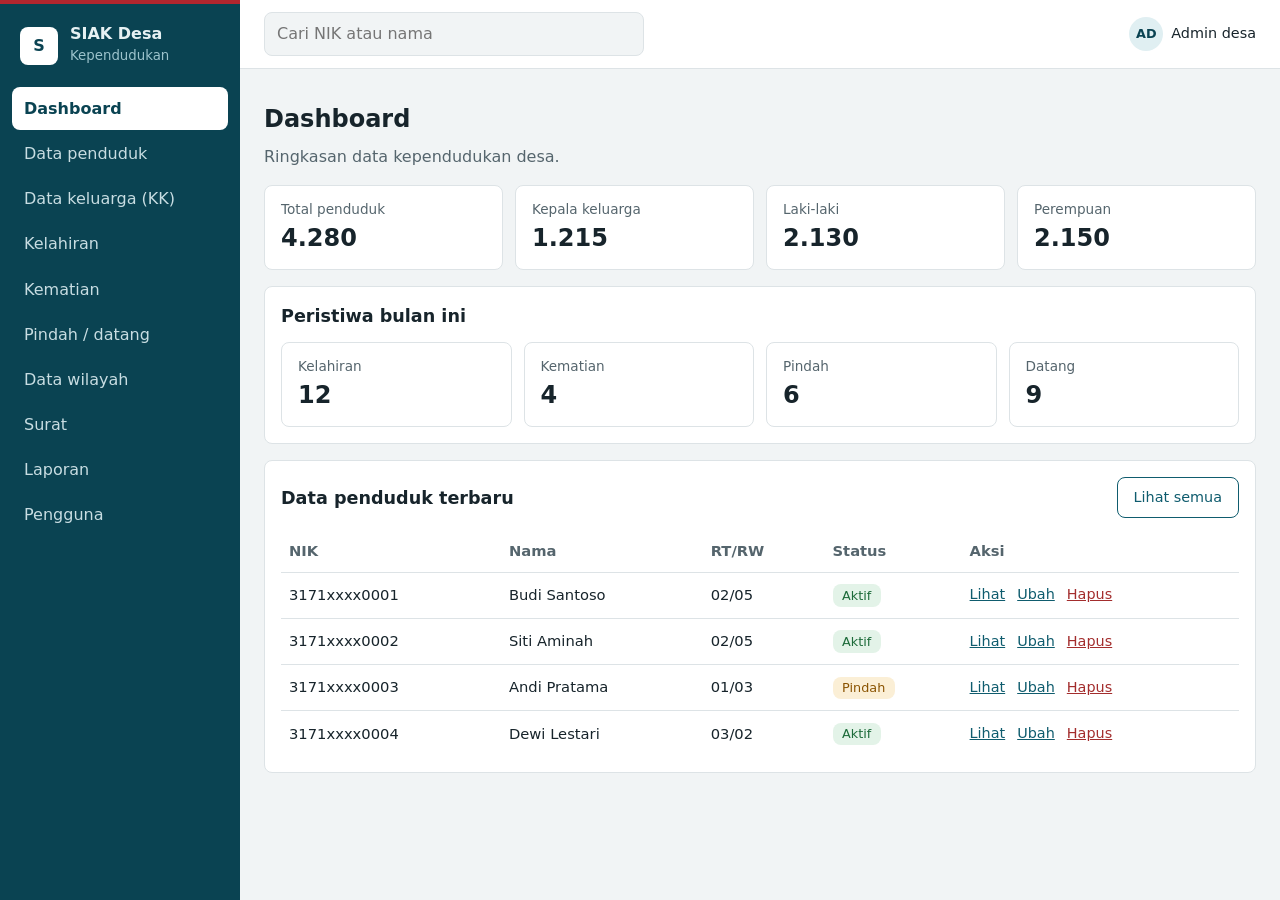
<file: index.html>
<!doctype html>
<html lang="id">
  <head>
    <meta charset="UTF-8" />
    <meta name="viewport" content="width=device-width, initial-scale=1" />
    <title>Dashboard - SIAK Desa</title>
    <link rel="stylesheet" href="style.css" />
  </head>
  <body>
    <input
      type="checkbox"
      id="menu-toggle"
      class="menu-toggle"
      aria-label="Buka menu"
    />
    <div class="app">
      <aside class="sidebar">
        <div class="brand">
          <span class="brand-mark">S</span>
          <div><strong>SIAK Desa</strong><small>Kependudukan</small></div>
        </div>
        <nav>
          <a href="index.html" class="active" aria-current="page">Dashboard</a>
          <a href="penduduk.html">Data penduduk</a>
          <a href="keluarga.html">Data keluarga (KK)</a>
          <a href="kelahiran.html">Kelahiran</a>
          <a href="kematian.html">Kematian</a>
          <a href="pindah.html">Pindah / datang</a>
          <a href="wilayah.html">Data wilayah</a>
          <a href="surat.html">Surat</a>
          <a href="laporan.html">Laporan</a>
          <a href="pengguna.html">Pengguna</a>
        </nav>
      </aside>
      <label for="menu-toggle" class="overlay"></label>
      <div class="main">
        <header class="topbar">
          <label for="menu-toggle" class="burger" aria-label="Menu"
            ><span></span><span></span><span></span
          ></label>
          <input
            type="search"
            placeholder="Cari NIK atau nama"
            aria-label="Cari penduduk"
          />
          <div class="user">
            <span class="avatar">AD</span
            ><span class="user-name">Admin desa</span>
          </div>
        </header>
        <main class="content">
          <h1>Dashboard</h1>
          <p class="page-sub">Ringkasan data kependudukan desa.</p>
          <section class="stats">
            <div class="stat">
              <span>Total penduduk</span><strong>4.280</strong>
            </div>
            <div class="stat">
              <span>Kepala keluarga</span><strong>1.215</strong>
            </div>
            <div class="stat"><span>Laki-laki</span><strong>2.130</strong></div>
            <div class="stat"><span>Perempuan</span><strong>2.150</strong></div>
          </section>
          <section class="card">
            <div class="card-head"><h2>Peristiwa bulan ini</h2></div>
            <section class="stats">
              <div class="stat"><span>Kelahiran</span><strong>12</strong></div>
              <div class="stat"><span>Kematian</span><strong>4</strong></div>
              <div class="stat"><span>Pindah</span><strong>6</strong></div>
              <div class="stat"><span>Datang</span><strong>9</strong></div>
            </section>
          </section>
          <section class="card">
            <div class="card-head">
              <h2>Data penduduk terbaru</h2>
              <a href="penduduk.html" class="btn ghost">Lihat semua</a>
            </div>
            <div class="table-wrap">
              <table>
                <thead>
                  <tr>
                    <th>NIK</th>
                    <th>Nama</th>
                    <th>RT/RW</th>
                    <th>Status</th>
                    <th>Aksi</th>
                  </tr>
                </thead>
                <tbody>
                  <tr>
                    <td data-label="NIK">3171xxxx0001</td>
                    <td data-label="Nama">Budi Santoso</td>
                    <td data-label="RT/RW">02/05</td>
                    <td data-label="Status">
                      <span class="badge ok">Aktif</span>
                    </td>
                    <td data-label="Aksi">
                      <span class="actions"
                        ><a href="#">Lihat</a><a href="#">Ubah</a
                        ><a href="#" class="danger">Hapus</a></span
                      >
                    </td>
                  </tr>
                  <tr>
                    <td data-label="NIK">3171xxxx0002</td>
                    <td data-label="Nama">Siti Aminah</td>
                    <td data-label="RT/RW">02/05</td>
                    <td data-label="Status">
                      <span class="badge ok">Aktif</span>
                    </td>
                    <td data-label="Aksi">
                      <span class="actions"
                        ><a href="#">Lihat</a><a href="#">Ubah</a
                        ><a href="#" class="danger">Hapus</a></span
                      >
                    </td>
                  </tr>
                  <tr>
                    <td data-label="NIK">3171xxxx0003</td>
                    <td data-label="Nama">Andi Pratama</td>
                    <td data-label="RT/RW">01/03</td>
                    <td data-label="Status">
                      <span class="badge warn">Pindah</span>
                    </td>
                    <td data-label="Aksi">
                      <span class="actions"
                        ><a href="#">Lihat</a><a href="#">Ubah</a
                        ><a href="#" class="danger">Hapus</a></span
                      >
                    </td>
                  </tr>
                  <tr>
                    <td data-label="NIK">3171xxxx0004</td>
                    <td data-label="Nama">Dewi Lestari</td>
                    <td data-label="RT/RW">03/02</td>
                    <td data-label="Status">
                      <span class="badge ok">Aktif</span>
                    </td>
                    <td data-label="Aksi">
                      <span class="actions"
                        ><a href="#">Lihat</a><a href="#">Ubah</a
                        ><a href="#" class="danger">Hapus</a></span
                      >
                    </td>
                  </tr>
                </tbody>
              </table>
            </div>
          </section>
        </main>
      </div>
    </div>
  </body>
</html>
</file>
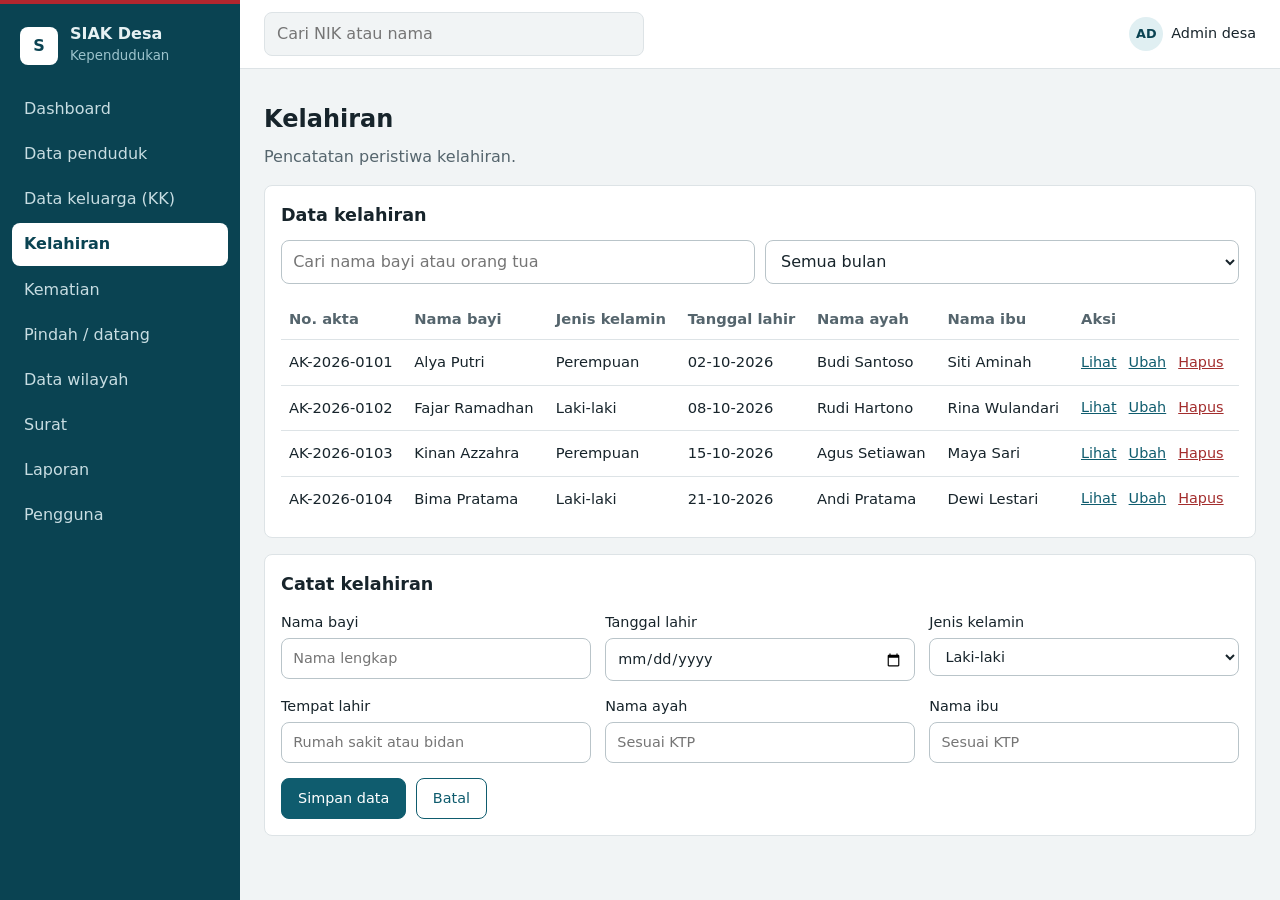
<file: kelahiran.html>
<!doctype html>
<html lang="id">
  <head>
    <meta charset="UTF-8" />
    <meta name="viewport" content="width=device-width, initial-scale=1" />
    <title>Kelahiran - SIAK Desa</title>
    <link rel="stylesheet" href="style.css" />
  </head>
  <body>
    <input
      type="checkbox"
      id="menu-toggle"
      class="menu-toggle"
      aria-label="Buka menu"
    />
    <div class="app">
      <aside class="sidebar">
        <div class="brand">
          <span class="brand-mark">S</span>
          <div><strong>SIAK Desa</strong><small>Kependudukan</small></div>
        </div>
        <nav>
          <a href="index.html">Dashboard</a>
          <a href="penduduk.html">Data penduduk</a>
          <a href="keluarga.html">Data keluarga (KK)</a>
          <a href="kelahiran.html" class="active" aria-current="page"
            >Kelahiran</a
          >
          <a href="kematian.html">Kematian</a>
          <a href="pindah.html">Pindah / datang</a>
          <a href="wilayah.html">Data wilayah</a>
          <a href="surat.html">Surat</a>
          <a href="laporan.html">Laporan</a>
          <a href="pengguna.html">Pengguna</a>
        </nav>
      </aside>
      <label for="menu-toggle" class="overlay"></label>
      <div class="main">
        <header class="topbar">
          <label for="menu-toggle" class="burger" aria-label="Menu"
            ><span></span><span></span><span></span
          ></label>
          <input
            type="search"
            placeholder="Cari NIK atau nama"
            aria-label="Cari penduduk"
          />
          <div class="user">
            <span class="avatar">AD</span
            ><span class="user-name">Admin desa</span>
          </div>
        </header>
        <main class="content">
          <h1>Kelahiran</h1>
          <p class="page-sub">Pencatatan peristiwa kelahiran.</p>
          <section class="card">
            <div class="card-head"><h2>Data kelahiran</h2></div>
            <div class="toolbar">
              <input
                type="search"
                placeholder="Cari nama bayi atau orang tua"
                aria-label="Cari nama bayi atau orang tua"
              /><select aria-label="Filter">
                <option>Semua bulan</option>
                <option>Oktober 2026</option>
                <option>September 2026</option>
              </select>
            </div>
            <div class="table-wrap">
              <table>
                <thead>
                  <tr>
                    <th>No. akta</th>
                    <th>Nama bayi</th>
                    <th>Jenis kelamin</th>
                    <th>Tanggal lahir</th>
                    <th>Nama ayah</th>
                    <th>Nama ibu</th>
                    <th>Aksi</th>
                  </tr>
                </thead>
                <tbody>
                  <tr>
                    <td data-label="No. akta">AK-2026-0101</td>
                    <td data-label="Nama bayi">Alya Putri</td>
                    <td data-label="Jenis kelamin">Perempuan</td>
                    <td data-label="Tanggal lahir">02-10-2026</td>
                    <td data-label="Nama ayah">Budi Santoso</td>
                    <td data-label="Nama ibu">Siti Aminah</td>
                    <td data-label="Aksi">
                      <span class="actions"
                        ><a href="#">Lihat</a><a href="#">Ubah</a
                        ><a href="#" class="danger">Hapus</a></span
                      >
                    </td>
                  </tr>
                  <tr>
                    <td data-label="No. akta">AK-2026-0102</td>
                    <td data-label="Nama bayi">Fajar Ramadhan</td>
                    <td data-label="Jenis kelamin">Laki-laki</td>
                    <td data-label="Tanggal lahir">08-10-2026</td>
                    <td data-label="Nama ayah">Rudi Hartono</td>
                    <td data-label="Nama ibu">Rina Wulandari</td>
                    <td data-label="Aksi">
                      <span class="actions"
                        ><a href="#">Lihat</a><a href="#">Ubah</a
                        ><a href="#" class="danger">Hapus</a></span
                      >
                    </td>
                  </tr>
                  <tr>
                    <td data-label="No. akta">AK-2026-0103</td>
                    <td data-label="Nama bayi">Kinan Azzahra</td>
                    <td data-label="Jenis kelamin">Perempuan</td>
                    <td data-label="Tanggal lahir">15-10-2026</td>
                    <td data-label="Nama ayah">Agus Setiawan</td>
                    <td data-label="Nama ibu">Maya Sari</td>
                    <td data-label="Aksi">
                      <span class="actions"
                        ><a href="#">Lihat</a><a href="#">Ubah</a
                        ><a href="#" class="danger">Hapus</a></span
                      >
                    </td>
                  </tr>
                  <tr>
                    <td data-label="No. akta">AK-2026-0104</td>
                    <td data-label="Nama bayi">Bima Pratama</td>
                    <td data-label="Jenis kelamin">Laki-laki</td>
                    <td data-label="Tanggal lahir">21-10-2026</td>
                    <td data-label="Nama ayah">Andi Pratama</td>
                    <td data-label="Nama ibu">Dewi Lestari</td>
                    <td data-label="Aksi">
                      <span class="actions"
                        ><a href="#">Lihat</a><a href="#">Ubah</a
                        ><a href="#" class="danger">Hapus</a></span
                      >
                    </td>
                  </tr>
                </tbody>
              </table>
            </div>
          </section>
          <section class="card">
            <h2>Catat kelahiran</h2>
            <form class="form" action="#">
              <label
                >Nama bayi<input type="text" placeholder="Nama lengkap"
              /></label>
              <label>Tanggal lahir<input type="date" placeholder="" /></label>
              <label
                >Jenis kelamin<select>
                  <option>Laki-laki</option>
                  <option>Perempuan</option>
                </select></label
              >
              <label
                >Tempat lahir<input
                  type="text"
                  placeholder="Rumah sakit atau bidan"
              /></label>
              <label
                >Nama ayah<input type="text" placeholder="Sesuai KTP"
              /></label>
              <label
                >Nama ibu<input type="text" placeholder="Sesuai KTP"
              /></label>
              <div class="form-actions wide">
                <button type="submit" class="btn">Simpan data</button
                ><button type="reset" class="btn ghost">Batal</button>
              </div>
            </form>
          </section>
        </main>
      </div>
    </div>
  </body>
</html>
</file>
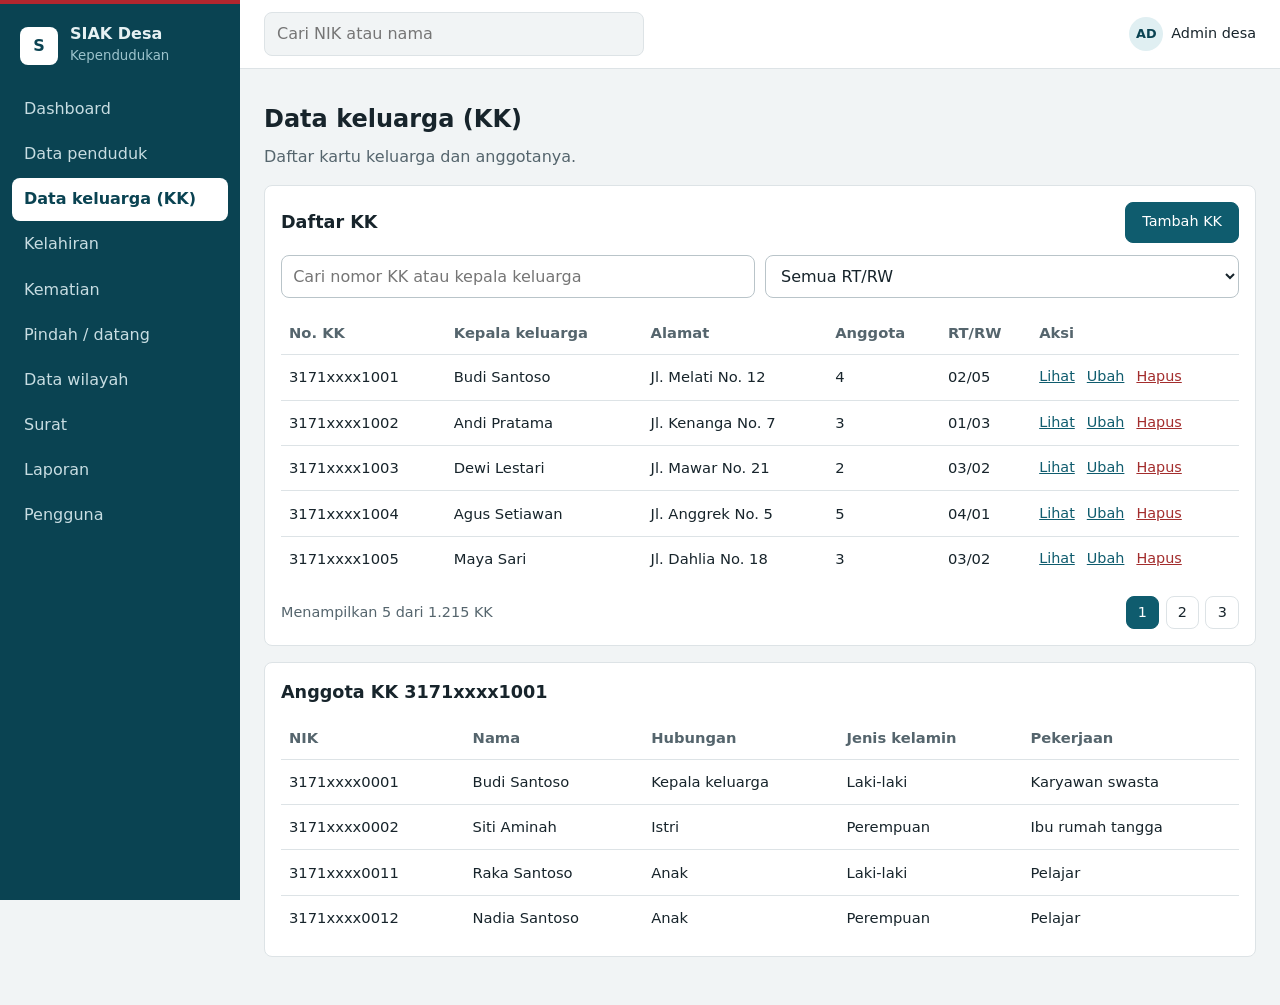
<file: keluarga.html>
<!doctype html>
<html lang="id">
  <head>
    <meta charset="UTF-8" />
    <meta name="viewport" content="width=device-width, initial-scale=1" />
    <title>Data keluarga (KK) - SIAK Desa</title>
    <link rel="stylesheet" href="style.css" />
  </head>
  <body>
    <input
      type="checkbox"
      id="menu-toggle"
      class="menu-toggle"
      aria-label="Buka menu"
    />
    <div class="app">
      <aside class="sidebar">
        <div class="brand">
          <span class="brand-mark">S</span>
          <div><strong>SIAK Desa</strong><small>Kependudukan</small></div>
        </div>
        <nav>
          <a href="index.html">Dashboard</a>
          <a href="penduduk.html">Data penduduk</a>
          <a href="keluarga.html" class="active" aria-current="page"
            >Data keluarga (KK)</a
          >
          <a href="kelahiran.html">Kelahiran</a>
          <a href="kematian.html">Kematian</a>
          <a href="pindah.html">Pindah / datang</a>
          <a href="wilayah.html">Data wilayah</a>
          <a href="surat.html">Surat</a>
          <a href="laporan.html">Laporan</a>
          <a href="pengguna.html">Pengguna</a>
        </nav>
      </aside>
      <label for="menu-toggle" class="overlay"></label>
      <div class="main">
        <header class="topbar">
          <label for="menu-toggle" class="burger" aria-label="Menu"
            ><span></span><span></span><span></span
          ></label>
          <input
            type="search"
            placeholder="Cari NIK atau nama"
            aria-label="Cari penduduk"
          />
          <div class="user">
            <span class="avatar">AD</span
            ><span class="user-name">Admin desa</span>
          </div>
        </header>
        <main class="content">
          <h1>Data keluarga (KK)</h1>
          <p class="page-sub">Daftar kartu keluarga dan anggotanya.</p>
          <section class="card">
            <div class="card-head">
              <h2>Daftar KK</h2>
              <a href="#" class="btn">Tambah KK</a>
            </div>
            <div class="toolbar">
              <input
                type="search"
                placeholder="Cari nomor KK atau kepala keluarga"
                aria-label="Cari nomor KK atau kepala keluarga"
              /><select aria-label="Filter">
                <option>Semua RT/RW</option>
                <option>02/05</option>
                <option>01/03</option>
                <option>03/02</option>
              </select>
            </div>
            <div class="table-wrap">
              <table>
                <thead>
                  <tr>
                    <th>No. KK</th>
                    <th>Kepala keluarga</th>
                    <th>Alamat</th>
                    <th>Anggota</th>
                    <th>RT/RW</th>
                    <th>Aksi</th>
                  </tr>
                </thead>
                <tbody>
                  <tr>
                    <td data-label="No. KK">3171xxxx1001</td>
                    <td data-label="Kepala keluarga">Budi Santoso</td>
                    <td data-label="Alamat">Jl. Melati No. 12</td>
                    <td data-label="Anggota">4</td>
                    <td data-label="RT/RW">02/05</td>
                    <td data-label="Aksi">
                      <span class="actions"
                        ><a href="#">Lihat</a><a href="#">Ubah</a
                        ><a href="#" class="danger">Hapus</a></span
                      >
                    </td>
                  </tr>
                  <tr>
                    <td data-label="No. KK">3171xxxx1002</td>
                    <td data-label="Kepala keluarga">Andi Pratama</td>
                    <td data-label="Alamat">Jl. Kenanga No. 7</td>
                    <td data-label="Anggota">3</td>
                    <td data-label="RT/RW">01/03</td>
                    <td data-label="Aksi">
                      <span class="actions"
                        ><a href="#">Lihat</a><a href="#">Ubah</a
                        ><a href="#" class="danger">Hapus</a></span
                      >
                    </td>
                  </tr>
                  <tr>
                    <td data-label="No. KK">3171xxxx1003</td>
                    <td data-label="Kepala keluarga">Dewi Lestari</td>
                    <td data-label="Alamat">Jl. Mawar No. 21</td>
                    <td data-label="Anggota">2</td>
                    <td data-label="RT/RW">03/02</td>
                    <td data-label="Aksi">
                      <span class="actions"
                        ><a href="#">Lihat</a><a href="#">Ubah</a
                        ><a href="#" class="danger">Hapus</a></span
                      >
                    </td>
                  </tr>
                  <tr>
                    <td data-label="No. KK">3171xxxx1004</td>
                    <td data-label="Kepala keluarga">Agus Setiawan</td>
                    <td data-label="Alamat">Jl. Anggrek No. 5</td>
                    <td data-label="Anggota">5</td>
                    <td data-label="RT/RW">04/01</td>
                    <td data-label="Aksi">
                      <span class="actions"
                        ><a href="#">Lihat</a><a href="#">Ubah</a
                        ><a href="#" class="danger">Hapus</a></span
                      >
                    </td>
                  </tr>
                  <tr>
                    <td data-label="No. KK">3171xxxx1005</td>
                    <td data-label="Kepala keluarga">Maya Sari</td>
                    <td data-label="Alamat">Jl. Dahlia No. 18</td>
                    <td data-label="Anggota">3</td>
                    <td data-label="RT/RW">03/02</td>
                    <td data-label="Aksi">
                      <span class="actions"
                        ><a href="#">Lihat</a><a href="#">Ubah</a
                        ><a href="#" class="danger">Hapus</a></span
                      >
                    </td>
                  </tr>
                </tbody>
              </table>
            </div>
            <div class="pager">
              <span>Menampilkan 5 dari 1.215 KK</span>
              <div class="pages">
                <a href="#" class="current">1</a><a href="#">2</a
                ><a href="#">3</a>
              </div>
            </div>
          </section>
          <section class="card">
            <div class="card-head"><h2>Anggota KK 3171xxxx1001</h2></div>
            <div class="table-wrap">
              <table>
                <thead>
                  <tr>
                    <th>NIK</th>
                    <th>Nama</th>
                    <th>Hubungan</th>
                    <th>Jenis kelamin</th>
                    <th>Pekerjaan</th>
                  </tr>
                </thead>
                <tbody>
                  <tr>
                    <td data-label="NIK">3171xxxx0001</td>
                    <td data-label="Nama">Budi Santoso</td>
                    <td data-label="Hubungan">Kepala keluarga</td>
                    <td data-label="Jenis kelamin">Laki-laki</td>
                    <td data-label="Pekerjaan">Karyawan swasta</td>
                  </tr>
                  <tr>
                    <td data-label="NIK">3171xxxx0002</td>
                    <td data-label="Nama">Siti Aminah</td>
                    <td data-label="Hubungan">Istri</td>
                    <td data-label="Jenis kelamin">Perempuan</td>
                    <td data-label="Pekerjaan">Ibu rumah tangga</td>
                  </tr>
                  <tr>
                    <td data-label="NIK">3171xxxx0011</td>
                    <td data-label="Nama">Raka Santoso</td>
                    <td data-label="Hubungan">Anak</td>
                    <td data-label="Jenis kelamin">Laki-laki</td>
                    <td data-label="Pekerjaan">Pelajar</td>
                  </tr>
                  <tr>
                    <td data-label="NIK">3171xxxx0012</td>
                    <td data-label="Nama">Nadia Santoso</td>
                    <td data-label="Hubungan">Anak</td>
                    <td data-label="Jenis kelamin">Perempuan</td>
                    <td data-label="Pekerjaan">Pelajar</td>
                  </tr>
                </tbody>
              </table>
            </div>
          </section>
        </main>
      </div>
    </div>
  </body>
</html>
</file>
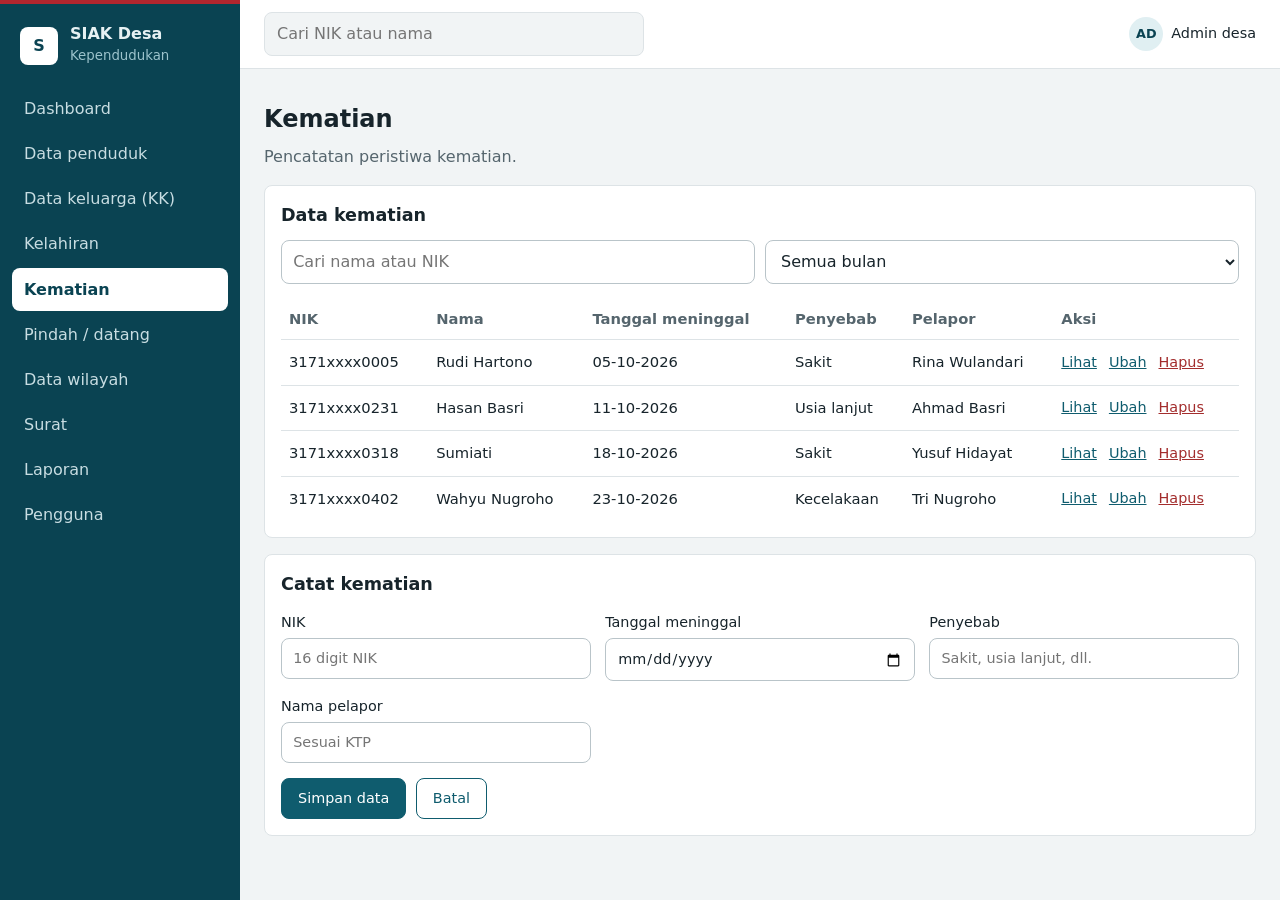
<file: kematian.html>
<!doctype html>
<html lang="id">
  <head>
    <meta charset="UTF-8" />
    <meta name="viewport" content="width=device-width, initial-scale=1" />
    <title>Kematian - SIAK Desa</title>
    <link rel="stylesheet" href="style.css" />
  </head>
  <body>
    <input
      type="checkbox"
      id="menu-toggle"
      class="menu-toggle"
      aria-label="Buka menu"
    />
    <div class="app">
      <aside class="sidebar">
        <div class="brand">
          <span class="brand-mark">S</span>
          <div><strong>SIAK Desa</strong><small>Kependudukan</small></div>
        </div>
        <nav>
          <a href="index.html">Dashboard</a>
          <a href="penduduk.html">Data penduduk</a>
          <a href="keluarga.html">Data keluarga (KK)</a>
          <a href="kelahiran.html">Kelahiran</a>
          <a href="kematian.html" class="active" aria-current="page"
            >Kematian</a
          >
          <a href="pindah.html">Pindah / datang</a>
          <a href="wilayah.html">Data wilayah</a>
          <a href="surat.html">Surat</a>
          <a href="laporan.html">Laporan</a>
          <a href="pengguna.html">Pengguna</a>
        </nav>
      </aside>
      <label for="menu-toggle" class="overlay"></label>
      <div class="main">
        <header class="topbar">
          <label for="menu-toggle" class="burger" aria-label="Menu"
            ><span></span><span></span><span></span
          ></label>
          <input
            type="search"
            placeholder="Cari NIK atau nama"
            aria-label="Cari penduduk"
          />
          <div class="user">
            <span class="avatar">AD</span
            ><span class="user-name">Admin desa</span>
          </div>
        </header>
        <main class="content">
          <h1>Kematian</h1>
          <p class="page-sub">Pencatatan peristiwa kematian.</p>
          <section class="card">
            <div class="card-head"><h2>Data kematian</h2></div>
            <div class="toolbar">
              <input
                type="search"
                placeholder="Cari nama atau NIK"
                aria-label="Cari nama atau NIK"
              /><select aria-label="Filter">
                <option>Semua bulan</option>
                <option>Oktober 2026</option>
                <option>September 2026</option>
              </select>
            </div>
            <div class="table-wrap">
              <table>
                <thead>
                  <tr>
                    <th>NIK</th>
                    <th>Nama</th>
                    <th>Tanggal meninggal</th>
                    <th>Penyebab</th>
                    <th>Pelapor</th>
                    <th>Aksi</th>
                  </tr>
                </thead>
                <tbody>
                  <tr>
                    <td data-label="NIK">3171xxxx0005</td>
                    <td data-label="Nama">Rudi Hartono</td>
                    <td data-label="Tanggal meninggal">05-10-2026</td>
                    <td data-label="Penyebab">Sakit</td>
                    <td data-label="Pelapor">Rina Wulandari</td>
                    <td data-label="Aksi">
                      <span class="actions"
                        ><a href="#">Lihat</a><a href="#">Ubah</a
                        ><a href="#" class="danger">Hapus</a></span
                      >
                    </td>
                  </tr>
                  <tr>
                    <td data-label="NIK">3171xxxx0231</td>
                    <td data-label="Nama">Hasan Basri</td>
                    <td data-label="Tanggal meninggal">11-10-2026</td>
                    <td data-label="Penyebab">Usia lanjut</td>
                    <td data-label="Pelapor">Ahmad Basri</td>
                    <td data-label="Aksi">
                      <span class="actions"
                        ><a href="#">Lihat</a><a href="#">Ubah</a
                        ><a href="#" class="danger">Hapus</a></span
                      >
                    </td>
                  </tr>
                  <tr>
                    <td data-label="NIK">3171xxxx0318</td>
                    <td data-label="Nama">Sumiati</td>
                    <td data-label="Tanggal meninggal">18-10-2026</td>
                    <td data-label="Penyebab">Sakit</td>
                    <td data-label="Pelapor">Yusuf Hidayat</td>
                    <td data-label="Aksi">
                      <span class="actions"
                        ><a href="#">Lihat</a><a href="#">Ubah</a
                        ><a href="#" class="danger">Hapus</a></span
                      >
                    </td>
                  </tr>
                  <tr>
                    <td data-label="NIK">3171xxxx0402</td>
                    <td data-label="Nama">Wahyu Nugroho</td>
                    <td data-label="Tanggal meninggal">23-10-2026</td>
                    <td data-label="Penyebab">Kecelakaan</td>
                    <td data-label="Pelapor">Tri Nugroho</td>
                    <td data-label="Aksi">
                      <span class="actions"
                        ><a href="#">Lihat</a><a href="#">Ubah</a
                        ><a href="#" class="danger">Hapus</a></span
                      >
                    </td>
                  </tr>
                </tbody>
              </table>
            </div>
          </section>
          <section class="card">
            <h2>Catat kematian</h2>
            <form class="form" action="#">
              <label>NIK<input type="text" placeholder="16 digit NIK" /></label>
              <label
                >Tanggal meninggal<input type="date" placeholder=""
              /></label>
              <label
                >Penyebab<input
                  type="text"
                  placeholder="Sakit, usia lanjut, dll."
              /></label>
              <label
                >Nama pelapor<input type="text" placeholder="Sesuai KTP"
              /></label>
              <div class="form-actions wide">
                <button type="submit" class="btn">Simpan data</button
                ><button type="reset" class="btn ghost">Batal</button>
              </div>
            </form>
          </section>
        </main>
      </div>
    </div>
  </body>
</html>
</file>
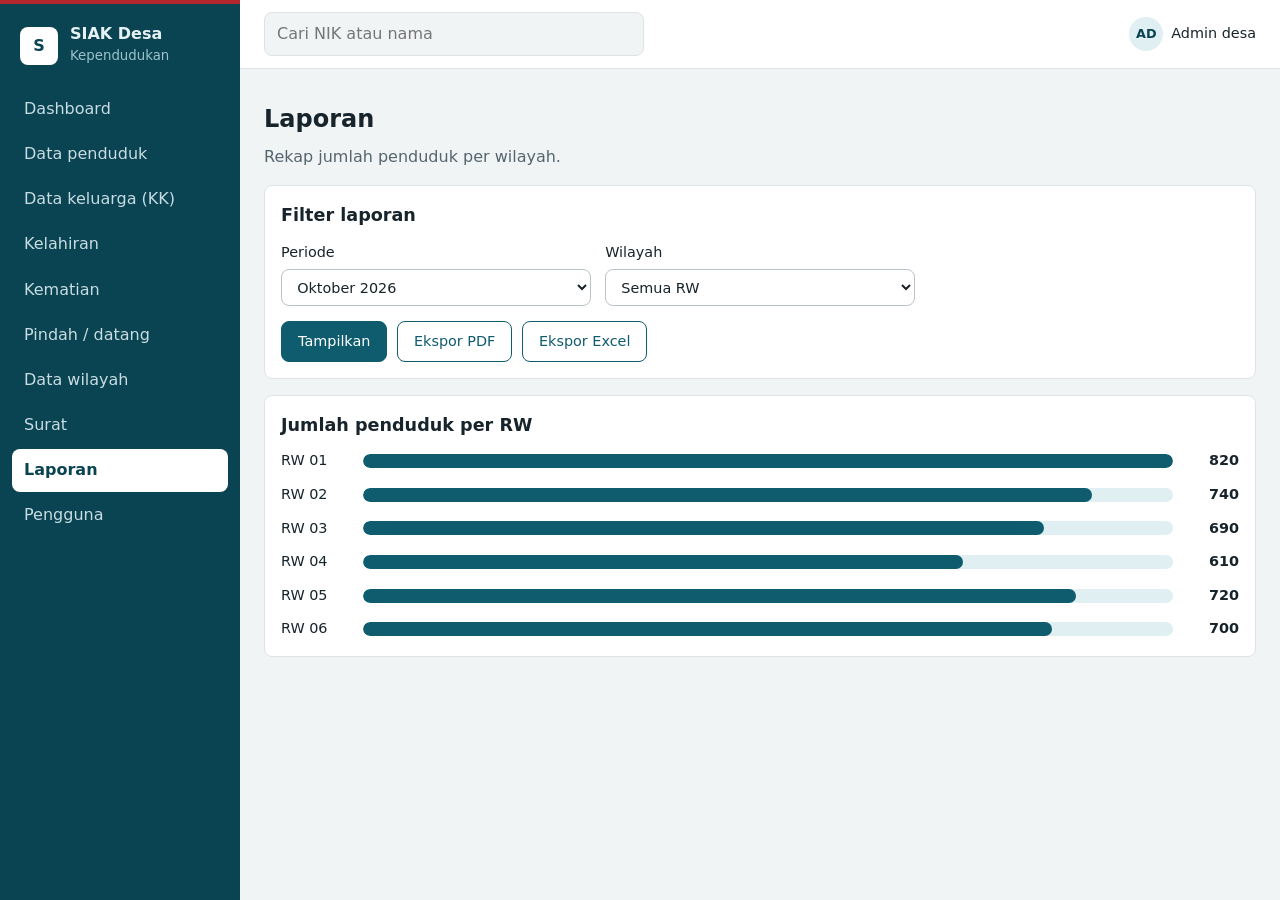
<file: laporan.html>
<!doctype html>
<html lang="id">
  <head>
    <meta charset="UTF-8" />
    <meta name="viewport" content="width=device-width, initial-scale=1" />
    <title>Laporan - SIAK Desa</title>
    <link rel="stylesheet" href="style.css" />
  </head>
  <body>
    <input
      type="checkbox"
      id="menu-toggle"
      class="menu-toggle"
      aria-label="Buka menu"
    />
    <div class="app">
      <aside class="sidebar">
        <div class="brand">
          <span class="brand-mark">S</span>
          <div><strong>SIAK Desa</strong><small>Kependudukan</small></div>
        </div>
        <nav>
          <a href="index.html">Dashboard</a>
          <a href="penduduk.html">Data penduduk</a>
          <a href="keluarga.html">Data keluarga (KK)</a>
          <a href="kelahiran.html">Kelahiran</a>
          <a href="kematian.html">Kematian</a>
          <a href="pindah.html">Pindah / datang</a>
          <a href="wilayah.html">Data wilayah</a>
          <a href="surat.html">Surat</a>
          <a href="laporan.html" class="active" aria-current="page">Laporan</a>
          <a href="pengguna.html">Pengguna</a>
        </nav>
      </aside>
      <label for="menu-toggle" class="overlay"></label>
      <div class="main">
        <header class="topbar">
          <label for="menu-toggle" class="burger" aria-label="Menu"
            ><span></span><span></span><span></span
          ></label>
          <input
            type="search"
            placeholder="Cari NIK atau nama"
            aria-label="Cari penduduk"
          />
          <div class="user">
            <span class="avatar">AD</span
            ><span class="user-name">Admin desa</span>
          </div>
        </header>
        <main class="content">
          <h1>Laporan</h1>
          <p class="page-sub">Rekap jumlah penduduk per wilayah.</p>
          <section class="card">
            <div class="card-head"><h2>Filter laporan</h2></div>
            <form class="form" action="#">
              <label
                >Periode<select>
                  <option>Oktober 2026</option>
                  <option>September 2026</option>
                  <option>Tahun 2026</option>
                </select></label
              ><label
                >Wilayah<select>
                  <option>Semua RW</option>
                  <option>RW 01</option>
                  <option>RW 02</option>
                </select></label
              >
              <div class="form-actions wide">
                <button type="submit" class="btn">Tampilkan</button
                ><a href="#" class="btn ghost">Ekspor PDF</a
                ><a href="#" class="btn ghost">Ekspor Excel</a>
              </div>
            </form>
          </section>
          <section class="card">
            <div class="card-head"><h2>Jumlah penduduk per RW</h2></div>
            <div class="bars">
              <div class="bar-row">
                <span>RW 01</span>
                <div class="bar"><i style="width: 100%"></i></div>
                <strong>820</strong>
              </div>
              <div class="bar-row">
                <span>RW 02</span>
                <div class="bar"><i style="width: 90%"></i></div>
                <strong>740</strong>
              </div>
              <div class="bar-row">
                <span>RW 03</span>
                <div class="bar"><i style="width: 84%"></i></div>
                <strong>690</strong>
              </div>
              <div class="bar-row">
                <span>RW 04</span>
                <div class="bar"><i style="width: 74%"></i></div>
                <strong>610</strong>
              </div>
              <div class="bar-row">
                <span>RW 05</span>
                <div class="bar"><i style="width: 88%"></i></div>
                <strong>720</strong>
              </div>
              <div class="bar-row">
                <span>RW 06</span>
                <div class="bar"><i style="width: 85%"></i></div>
                <strong>700</strong>
              </div>
            </div>
          </section>
        </main>
      </div>
    </div>
  </body>
</html>
</file>
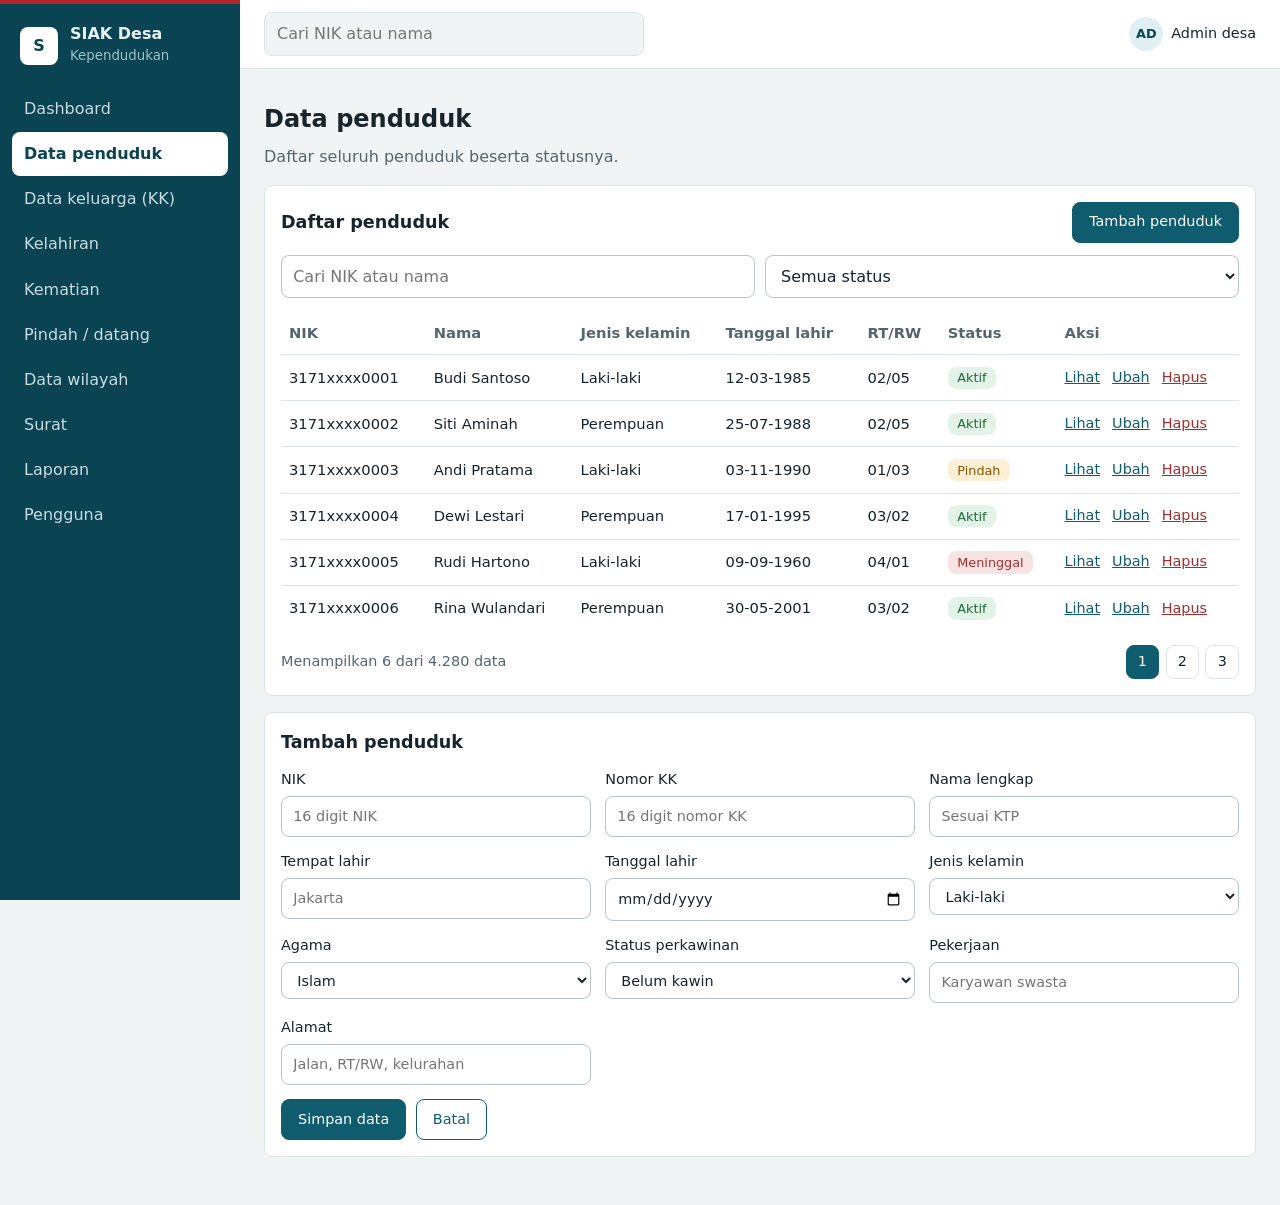
<file: penduduk.html>
<!doctype html>
<html lang="id">
  <head>
    <meta charset="UTF-8" />
    <meta name="viewport" content="width=device-width, initial-scale=1" />
    <title>Data penduduk - SIAK Desa</title>
    <link rel="stylesheet" href="style.css" />
  </head>
  <body>
    <input
      type="checkbox"
      id="menu-toggle"
      class="menu-toggle"
      aria-label="Buka menu"
    />
    <div class="app">
      <aside class="sidebar">
        <div class="brand">
          <span class="brand-mark">S</span>
          <div><strong>SIAK Desa</strong><small>Kependudukan</small></div>
        </div>
        <nav>
          <a href="index.html">Dashboard</a>
          <a href="penduduk.html" class="active" aria-current="page"
            >Data penduduk</a
          >
          <a href="keluarga.html">Data keluarga (KK)</a>
          <a href="kelahiran.html">Kelahiran</a>
          <a href="kematian.html">Kematian</a>
          <a href="pindah.html">Pindah / datang</a>
          <a href="wilayah.html">Data wilayah</a>
          <a href="surat.html">Surat</a>
          <a href="laporan.html">Laporan</a>
          <a href="pengguna.html">Pengguna</a>
        </nav>
      </aside>
      <label for="menu-toggle" class="overlay"></label>
      <div class="main">
        <header class="topbar">
          <label for="menu-toggle" class="burger" aria-label="Menu"
            ><span></span><span></span><span></span
          ></label>
          <input
            type="search"
            placeholder="Cari NIK atau nama"
            aria-label="Cari penduduk"
          />
          <div class="user">
            <span class="avatar">AD</span
            ><span class="user-name">Admin desa</span>
          </div>
        </header>
        <main class="content">
          <h1>Data penduduk</h1>
          <p class="page-sub">Daftar seluruh penduduk beserta statusnya.</p>
          <section class="card">
            <div class="card-head">
              <h2>Daftar penduduk</h2>
              <a href="penduduk.html#form-penduduk" class="btn"
                >Tambah penduduk</a
              >
            </div>
            <div class="toolbar">
              <input
                type="search"
                placeholder="Cari NIK atau nama"
                aria-label="Cari NIK atau nama"
              /><select aria-label="Filter">
                <option>Semua status</option>
                <option>Aktif</option>
                <option>Pindah</option>
                <option>Meninggal</option>
              </select>
            </div>
            <div class="table-wrap">
              <table>
                <thead>
                  <tr>
                    <th>NIK</th>
                    <th>Nama</th>
                    <th>Jenis kelamin</th>
                    <th>Tanggal lahir</th>
                    <th>RT/RW</th>
                    <th>Status</th>
                    <th>Aksi</th>
                  </tr>
                </thead>
                <tbody>
                  <tr>
                    <td data-label="NIK">3171xxxx0001</td>
                    <td data-label="Nama">Budi Santoso</td>
                    <td data-label="Jenis kelamin">Laki-laki</td>
                    <td data-label="Tanggal lahir">12-03-1985</td>
                    <td data-label="RT/RW">02/05</td>
                    <td data-label="Status">
                      <span class="badge ok">Aktif</span>
                    </td>
                    <td data-label="Aksi">
                      <span class="actions"
                        ><a href="#">Lihat</a><a href="#">Ubah</a
                        ><a href="#" class="danger">Hapus</a></span
                      >
                    </td>
                  </tr>
                  <tr>
                    <td data-label="NIK">3171xxxx0002</td>
                    <td data-label="Nama">Siti Aminah</td>
                    <td data-label="Jenis kelamin">Perempuan</td>
                    <td data-label="Tanggal lahir">25-07-1988</td>
                    <td data-label="RT/RW">02/05</td>
                    <td data-label="Status">
                      <span class="badge ok">Aktif</span>
                    </td>
                    <td data-label="Aksi">
                      <span class="actions"
                        ><a href="#">Lihat</a><a href="#">Ubah</a
                        ><a href="#" class="danger">Hapus</a></span
                      >
                    </td>
                  </tr>
                  <tr>
                    <td data-label="NIK">3171xxxx0003</td>
                    <td data-label="Nama">Andi Pratama</td>
                    <td data-label="Jenis kelamin">Laki-laki</td>
                    <td data-label="Tanggal lahir">03-11-1990</td>
                    <td data-label="RT/RW">01/03</td>
                    <td data-label="Status">
                      <span class="badge warn">Pindah</span>
                    </td>
                    <td data-label="Aksi">
                      <span class="actions"
                        ><a href="#">Lihat</a><a href="#">Ubah</a
                        ><a href="#" class="danger">Hapus</a></span
                      >
                    </td>
                  </tr>
                  <tr>
                    <td data-label="NIK">3171xxxx0004</td>
                    <td data-label="Nama">Dewi Lestari</td>
                    <td data-label="Jenis kelamin">Perempuan</td>
                    <td data-label="Tanggal lahir">17-01-1995</td>
                    <td data-label="RT/RW">03/02</td>
                    <td data-label="Status">
                      <span class="badge ok">Aktif</span>
                    </td>
                    <td data-label="Aksi">
                      <span class="actions"
                        ><a href="#">Lihat</a><a href="#">Ubah</a
                        ><a href="#" class="danger">Hapus</a></span
                      >
                    </td>
                  </tr>
                  <tr>
                    <td data-label="NIK">3171xxxx0005</td>
                    <td data-label="Nama">Rudi Hartono</td>
                    <td data-label="Jenis kelamin">Laki-laki</td>
                    <td data-label="Tanggal lahir">09-09-1960</td>
                    <td data-label="RT/RW">04/01</td>
                    <td data-label="Status">
                      <span class="badge bad">Meninggal</span>
                    </td>
                    <td data-label="Aksi">
                      <span class="actions"
                        ><a href="#">Lihat</a><a href="#">Ubah</a
                        ><a href="#" class="danger">Hapus</a></span
                      >
                    </td>
                  </tr>
                  <tr>
                    <td data-label="NIK">3171xxxx0006</td>
                    <td data-label="Nama">Rina Wulandari</td>
                    <td data-label="Jenis kelamin">Perempuan</td>
                    <td data-label="Tanggal lahir">30-05-2001</td>
                    <td data-label="RT/RW">03/02</td>
                    <td data-label="Status">
                      <span class="badge ok">Aktif</span>
                    </td>
                    <td data-label="Aksi">
                      <span class="actions"
                        ><a href="#">Lihat</a><a href="#">Ubah</a
                        ><a href="#" class="danger">Hapus</a></span
                      >
                    </td>
                  </tr>
                </tbody>
              </table>
            </div>
            <div class="pager">
              <span>Menampilkan 6 dari 4.280 data</span>
              <div class="pages">
                <a href="#" class="current">1</a><a href="#">2</a
                ><a href="#">3</a>
              </div>
            </div>
          </section>
          <section class="card" id="form-penduduk">
            <h2>Tambah penduduk</h2>
            <form class="form" action="#">
              <label>NIK<input type="text" placeholder="16 digit NIK" /></label>
              <label
                >Nomor KK<input type="text" placeholder="16 digit nomor KK"
              /></label>
              <label
                >Nama lengkap<input type="text" placeholder="Sesuai KTP"
              /></label>
              <label
                >Tempat lahir<input type="text" placeholder="Jakarta"
              /></label>
              <label>Tanggal lahir<input type="date" placeholder="" /></label>
              <label
                >Jenis kelamin<select>
                  <option>Laki-laki</option>
                  <option>Perempuan</option>
                </select></label
              >
              <label
                >Agama<select>
                  <option>Islam</option>
                  <option>Kristen</option>
                  <option>Katolik</option>
                  <option>Hindu</option>
                  <option>Buddha</option>
                  <option>Konghucu</option>
                </select></label
              >
              <label
                >Status perkawinan<select>
                  <option>Belum kawin</option>
                  <option>Kawin</option>
                  <option>Cerai hidup</option>
                  <option>Cerai mati</option>
                </select></label
              >
              <label
                >Pekerjaan<input type="text" placeholder="Karyawan swasta"
              /></label>
              <label
                >Alamat<input type="text" placeholder="Jalan, RT/RW, kelurahan"
              /></label>
              <div class="form-actions wide">
                <button type="submit" class="btn">Simpan data</button
                ><button type="reset" class="btn ghost">Batal</button>
              </div>
            </form>
          </section>
        </main>
      </div>
    </div>
  </body>
</html>
</file>
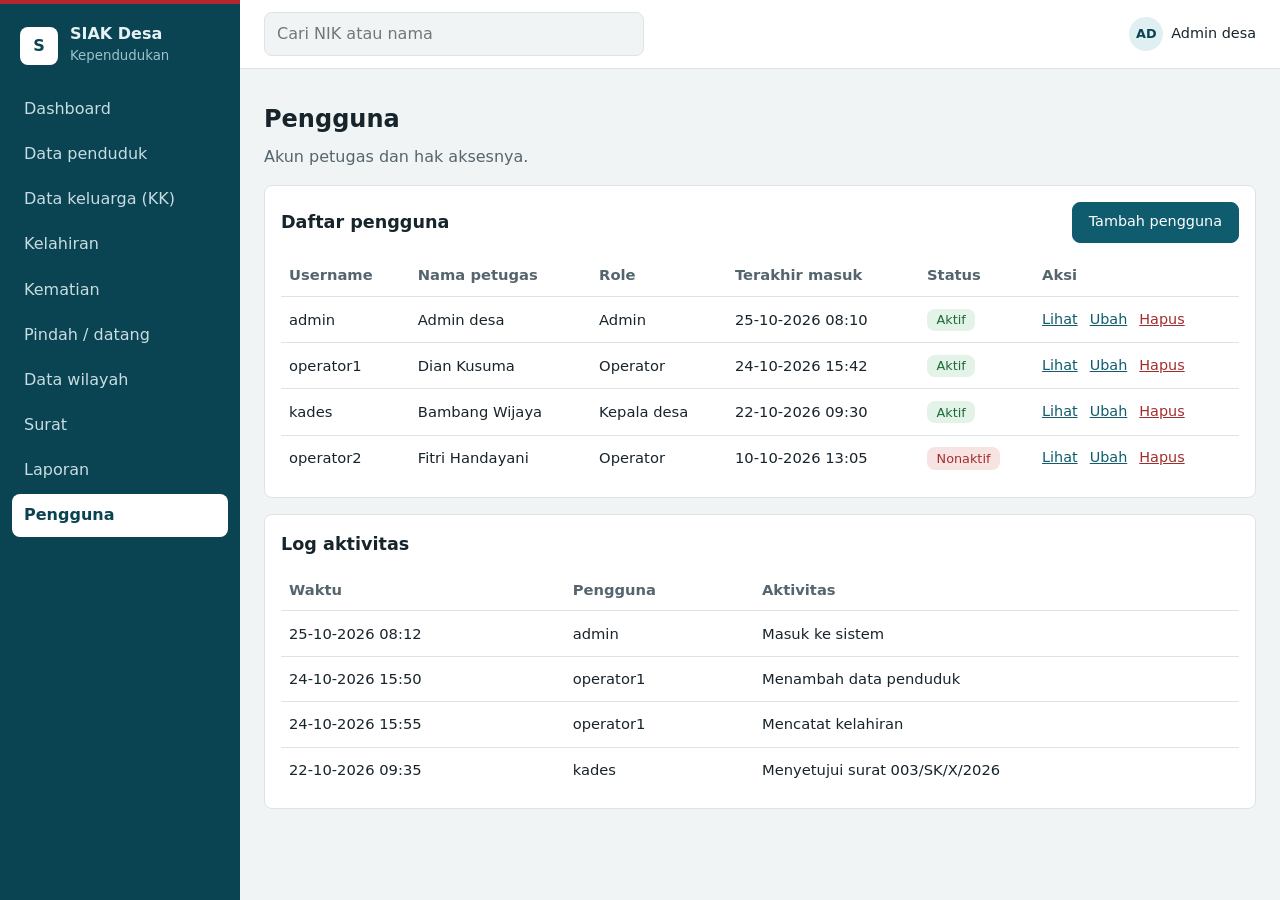
<file: pengguna.html>
<!doctype html>
<html lang="id">
  <head>
    <meta charset="UTF-8" />
    <meta name="viewport" content="width=device-width, initial-scale=1" />
    <title>Pengguna - SIAK Desa</title>
    <link rel="stylesheet" href="style.css" />
  </head>
  <body>
    <input
      type="checkbox"
      id="menu-toggle"
      class="menu-toggle"
      aria-label="Buka menu"
    />
    <div class="app">
      <aside class="sidebar">
        <div class="brand">
          <span class="brand-mark">S</span>
          <div><strong>SIAK Desa</strong><small>Kependudukan</small></div>
        </div>
        <nav>
          <a href="index.html">Dashboard</a>
          <a href="penduduk.html">Data penduduk</a>
          <a href="keluarga.html">Data keluarga (KK)</a>
          <a href="kelahiran.html">Kelahiran</a>
          <a href="kematian.html">Kematian</a>
          <a href="pindah.html">Pindah / datang</a>
          <a href="wilayah.html">Data wilayah</a>
          <a href="surat.html">Surat</a>
          <a href="laporan.html">Laporan</a>
          <a href="pengguna.html" class="active" aria-current="page"
            >Pengguna</a
          >
        </nav>
      </aside>
      <label for="menu-toggle" class="overlay"></label>
      <div class="main">
        <header class="topbar">
          <label for="menu-toggle" class="burger" aria-label="Menu"
            ><span></span><span></span><span></span
          ></label>
          <input
            type="search"
            placeholder="Cari NIK atau nama"
            aria-label="Cari penduduk"
          />
          <div class="user">
            <span class="avatar">AD</span
            ><span class="user-name">Admin desa</span>
          </div>
        </header>
        <main class="content">
          <h1>Pengguna</h1>
          <p class="page-sub">Akun petugas dan hak aksesnya.</p>
          <section class="card">
            <div class="card-head">
              <h2>Daftar pengguna</h2>
              <a href="#" class="btn">Tambah pengguna</a>
            </div>
            <div class="table-wrap">
              <table>
                <thead>
                  <tr>
                    <th>Username</th>
                    <th>Nama petugas</th>
                    <th>Role</th>
                    <th>Terakhir masuk</th>
                    <th>Status</th>
                    <th>Aksi</th>
                  </tr>
                </thead>
                <tbody>
                  <tr>
                    <td data-label="Username">admin</td>
                    <td data-label="Nama petugas">Admin desa</td>
                    <td data-label="Role">Admin</td>
                    <td data-label="Terakhir masuk">25-10-2026 08:10</td>
                    <td data-label="Status">
                      <span class="badge ok">Aktif</span>
                    </td>
                    <td data-label="Aksi">
                      <span class="actions"
                        ><a href="#">Lihat</a><a href="#">Ubah</a
                        ><a href="#" class="danger">Hapus</a></span
                      >
                    </td>
                  </tr>
                  <tr>
                    <td data-label="Username">operator1</td>
                    <td data-label="Nama petugas">Dian Kusuma</td>
                    <td data-label="Role">Operator</td>
                    <td data-label="Terakhir masuk">24-10-2026 15:42</td>
                    <td data-label="Status">
                      <span class="badge ok">Aktif</span>
                    </td>
                    <td data-label="Aksi">
                      <span class="actions"
                        ><a href="#">Lihat</a><a href="#">Ubah</a
                        ><a href="#" class="danger">Hapus</a></span
                      >
                    </td>
                  </tr>
                  <tr>
                    <td data-label="Username">kades</td>
                    <td data-label="Nama petugas">Bambang Wijaya</td>
                    <td data-label="Role">Kepala desa</td>
                    <td data-label="Terakhir masuk">22-10-2026 09:30</td>
                    <td data-label="Status">
                      <span class="badge ok">Aktif</span>
                    </td>
                    <td data-label="Aksi">
                      <span class="actions"
                        ><a href="#">Lihat</a><a href="#">Ubah</a
                        ><a href="#" class="danger">Hapus</a></span
                      >
                    </td>
                  </tr>
                  <tr>
                    <td data-label="Username">operator2</td>
                    <td data-label="Nama petugas">Fitri Handayani</td>
                    <td data-label="Role">Operator</td>
                    <td data-label="Terakhir masuk">10-10-2026 13:05</td>
                    <td data-label="Status">
                      <span class="badge bad">Nonaktif</span>
                    </td>
                    <td data-label="Aksi">
                      <span class="actions"
                        ><a href="#">Lihat</a><a href="#">Ubah</a
                        ><a href="#" class="danger">Hapus</a></span
                      >
                    </td>
                  </tr>
                </tbody>
              </table>
            </div>
          </section>
          <section class="card">
            <div class="card-head"><h2>Log aktivitas</h2></div>
            <div class="table-wrap">
              <table>
                <thead>
                  <tr>
                    <th>Waktu</th>
                    <th>Pengguna</th>
                    <th>Aktivitas</th>
                  </tr>
                </thead>
                <tbody>
                  <tr>
                    <td data-label="Waktu">25-10-2026 08:12</td>
                    <td data-label="Pengguna">admin</td>
                    <td data-label="Aktivitas">Masuk ke sistem</td>
                  </tr>
                  <tr>
                    <td data-label="Waktu">24-10-2026 15:50</td>
                    <td data-label="Pengguna">operator1</td>
                    <td data-label="Aktivitas">Menambah data penduduk</td>
                  </tr>
                  <tr>
                    <td data-label="Waktu">24-10-2026 15:55</td>
                    <td data-label="Pengguna">operator1</td>
                    <td data-label="Aktivitas">Mencatat kelahiran</td>
                  </tr>
                  <tr>
                    <td data-label="Waktu">22-10-2026 09:35</td>
                    <td data-label="Pengguna">kades</td>
                    <td data-label="Aktivitas">
                      Menyetujui surat 003/SK/X/2026
                    </td>
                  </tr>
                </tbody>
              </table>
            </div>
          </section>
        </main>
      </div>
    </div>
  </body>
</html>
</file>
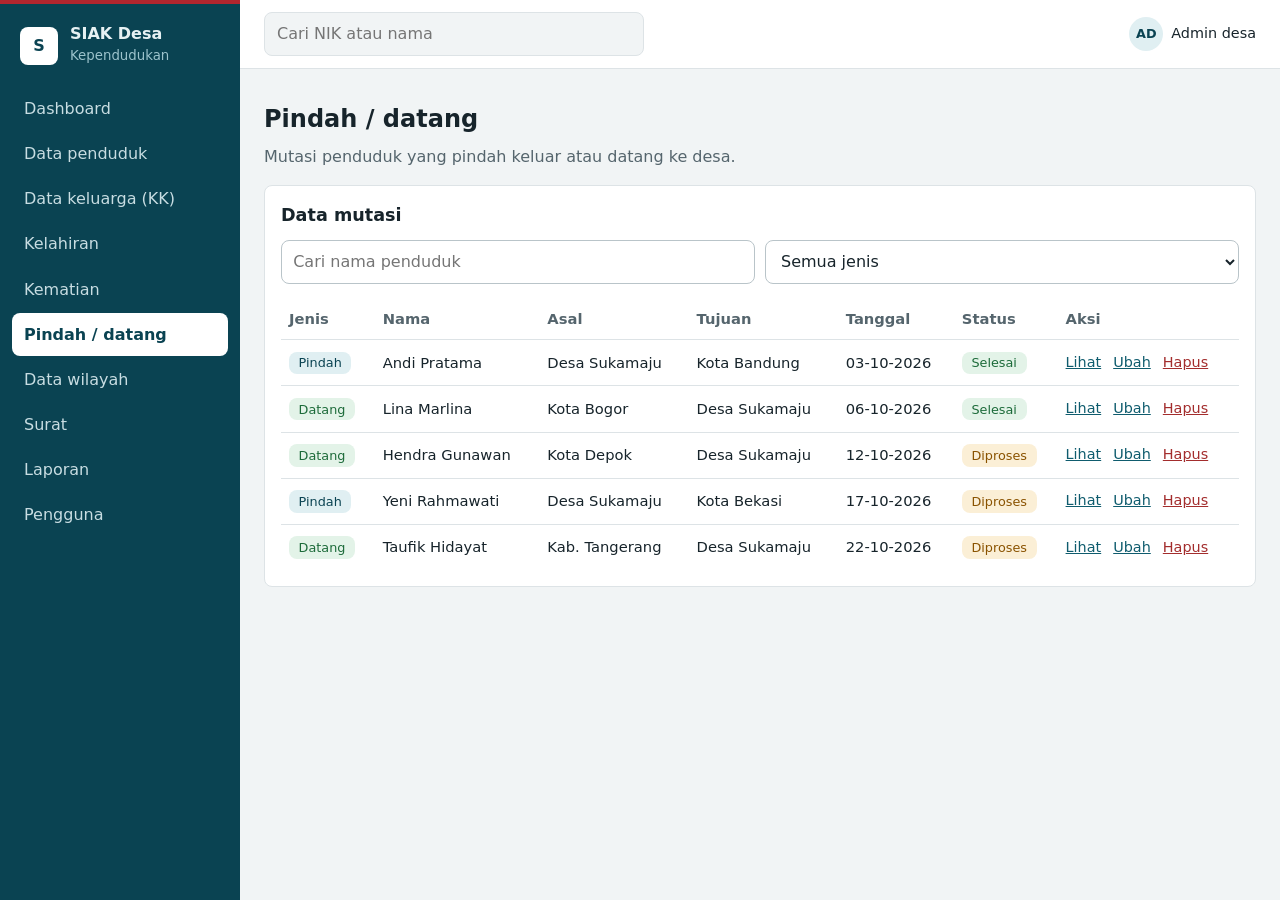
<file: pindah.html>
<!doctype html>
<html lang="id">
  <head>
    <meta charset="UTF-8" />
    <meta name="viewport" content="width=device-width, initial-scale=1" />
    <title>Pindah / datang - SIAK Desa</title>
    <link rel="stylesheet" href="style.css" />
  </head>
  <body>
    <input
      type="checkbox"
      id="menu-toggle"
      class="menu-toggle"
      aria-label="Buka menu"
    />
    <div class="app">
      <aside class="sidebar">
        <div class="brand">
          <span class="brand-mark">S</span>
          <div><strong>SIAK Desa</strong><small>Kependudukan</small></div>
        </div>
        <nav>
          <a href="index.html">Dashboard</a>
          <a href="penduduk.html">Data penduduk</a>
          <a href="keluarga.html">Data keluarga (KK)</a>
          <a href="kelahiran.html">Kelahiran</a>
          <a href="kematian.html">Kematian</a>
          <a href="pindah.html" class="active" aria-current="page"
            >Pindah / datang</a
          >
          <a href="wilayah.html">Data wilayah</a>
          <a href="surat.html">Surat</a>
          <a href="laporan.html">Laporan</a>
          <a href="pengguna.html">Pengguna</a>
        </nav>
      </aside>
      <label for="menu-toggle" class="overlay"></label>
      <div class="main">
        <header class="topbar">
          <label for="menu-toggle" class="burger" aria-label="Menu"
            ><span></span><span></span><span></span
          ></label>
          <input
            type="search"
            placeholder="Cari NIK atau nama"
            aria-label="Cari penduduk"
          />
          <div class="user">
            <span class="avatar">AD</span
            ><span class="user-name">Admin desa</span>
          </div>
        </header>
        <main class="content">
          <h1>Pindah / datang</h1>
          <p class="page-sub">
            Mutasi penduduk yang pindah keluar atau datang ke desa.
          </p>
          <section class="card">
            <div class="card-head"><h2>Data mutasi</h2></div>
            <div class="toolbar">
              <input
                type="search"
                placeholder="Cari nama penduduk"
                aria-label="Cari nama penduduk"
              /><select aria-label="Filter">
                <option>Semua jenis</option>
                <option>Pindah</option>
                <option>Datang</option>
              </select>
            </div>
            <div class="table-wrap">
              <table>
                <thead>
                  <tr>
                    <th>Jenis</th>
                    <th>Nama</th>
                    <th>Asal</th>
                    <th>Tujuan</th>
                    <th>Tanggal</th>
                    <th>Status</th>
                    <th>Aksi</th>
                  </tr>
                </thead>
                <tbody>
                  <tr>
                    <td data-label="Jenis">
                      <span class="badge info">Pindah</span>
                    </td>
                    <td data-label="Nama">Andi Pratama</td>
                    <td data-label="Asal">Desa Sukamaju</td>
                    <td data-label="Tujuan">Kota Bandung</td>
                    <td data-label="Tanggal">03-10-2026</td>
                    <td data-label="Status">
                      <span class="badge ok">Selesai</span>
                    </td>
                    <td data-label="Aksi">
                      <span class="actions"
                        ><a href="#">Lihat</a><a href="#">Ubah</a
                        ><a href="#" class="danger">Hapus</a></span
                      >
                    </td>
                  </tr>
                  <tr>
                    <td data-label="Jenis">
                      <span class="badge ok">Datang</span>
                    </td>
                    <td data-label="Nama">Lina Marlina</td>
                    <td data-label="Asal">Kota Bogor</td>
                    <td data-label="Tujuan">Desa Sukamaju</td>
                    <td data-label="Tanggal">06-10-2026</td>
                    <td data-label="Status">
                      <span class="badge ok">Selesai</span>
                    </td>
                    <td data-label="Aksi">
                      <span class="actions"
                        ><a href="#">Lihat</a><a href="#">Ubah</a
                        ><a href="#" class="danger">Hapus</a></span
                      >
                    </td>
                  </tr>
                  <tr>
                    <td data-label="Jenis">
                      <span class="badge ok">Datang</span>
                    </td>
                    <td data-label="Nama">Hendra Gunawan</td>
                    <td data-label="Asal">Kota Depok</td>
                    <td data-label="Tujuan">Desa Sukamaju</td>
                    <td data-label="Tanggal">12-10-2026</td>
                    <td data-label="Status">
                      <span class="badge warn">Diproses</span>
                    </td>
                    <td data-label="Aksi">
                      <span class="actions"
                        ><a href="#">Lihat</a><a href="#">Ubah</a
                        ><a href="#" class="danger">Hapus</a></span
                      >
                    </td>
                  </tr>
                  <tr>
                    <td data-label="Jenis">
                      <span class="badge info">Pindah</span>
                    </td>
                    <td data-label="Nama">Yeni Rahmawati</td>
                    <td data-label="Asal">Desa Sukamaju</td>
                    <td data-label="Tujuan">Kota Bekasi</td>
                    <td data-label="Tanggal">17-10-2026</td>
                    <td data-label="Status">
                      <span class="badge warn">Diproses</span>
                    </td>
                    <td data-label="Aksi">
                      <span class="actions"
                        ><a href="#">Lihat</a><a href="#">Ubah</a
                        ><a href="#" class="danger">Hapus</a></span
                      >
                    </td>
                  </tr>
                  <tr>
                    <td data-label="Jenis">
                      <span class="badge ok">Datang</span>
                    </td>
                    <td data-label="Nama">Taufik Hidayat</td>
                    <td data-label="Asal">Kab. Tangerang</td>
                    <td data-label="Tujuan">Desa Sukamaju</td>
                    <td data-label="Tanggal">22-10-2026</td>
                    <td data-label="Status">
                      <span class="badge warn">Diproses</span>
                    </td>
                    <td data-label="Aksi">
                      <span class="actions"
                        ><a href="#">Lihat</a><a href="#">Ubah</a
                        ><a href="#" class="danger">Hapus</a></span
                      >
                    </td>
                  </tr>
                </tbody>
              </table>
            </div>
          </section>
        </main>
      </div>
    </div>
  </body>
</html>
</file>
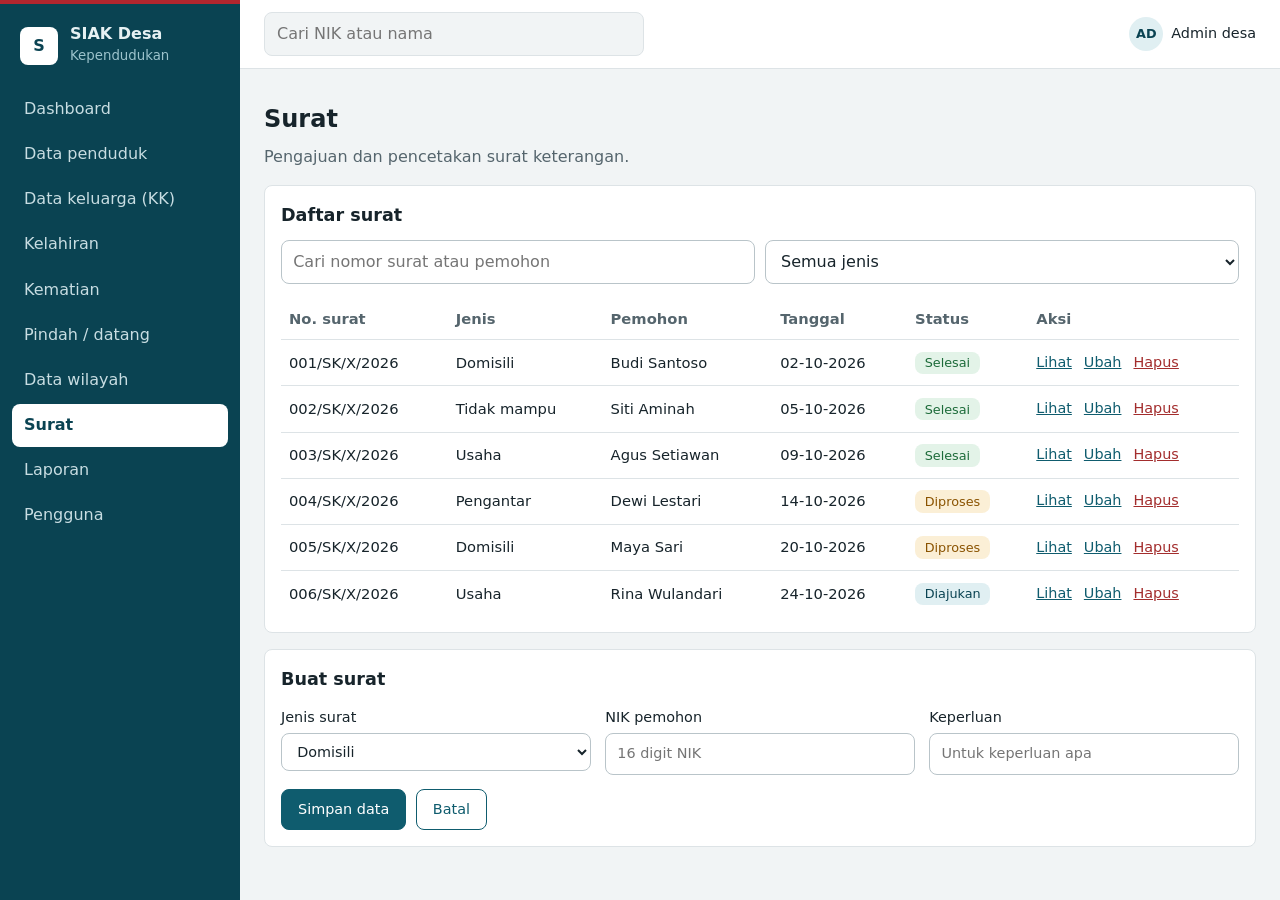
<file: surat.html>
<!doctype html>
<html lang="id">
  <head>
    <meta charset="UTF-8" />
    <meta name="viewport" content="width=device-width, initial-scale=1" />
    <title>Surat - SIAK Desa</title>
    <link rel="stylesheet" href="style.css" />
  </head>
  <body>
    <input
      type="checkbox"
      id="menu-toggle"
      class="menu-toggle"
      aria-label="Buka menu"
    />
    <div class="app">
      <aside class="sidebar">
        <div class="brand">
          <span class="brand-mark">S</span>
          <div><strong>SIAK Desa</strong><small>Kependudukan</small></div>
        </div>
        <nav>
          <a href="index.html">Dashboard</a>
          <a href="penduduk.html">Data penduduk</a>
          <a href="keluarga.html">Data keluarga (KK)</a>
          <a href="kelahiran.html">Kelahiran</a>
          <a href="kematian.html">Kematian</a>
          <a href="pindah.html">Pindah / datang</a>
          <a href="wilayah.html">Data wilayah</a>
          <a href="surat.html" class="active" aria-current="page">Surat</a>
          <a href="laporan.html">Laporan</a>
          <a href="pengguna.html">Pengguna</a>
        </nav>
      </aside>
      <label for="menu-toggle" class="overlay"></label>
      <div class="main">
        <header class="topbar">
          <label for="menu-toggle" class="burger" aria-label="Menu"
            ><span></span><span></span><span></span
          ></label>
          <input
            type="search"
            placeholder="Cari NIK atau nama"
            aria-label="Cari penduduk"
          />
          <div class="user">
            <span class="avatar">AD</span
            ><span class="user-name">Admin desa</span>
          </div>
        </header>
        <main class="content">
          <h1>Surat</h1>
          <p class="page-sub">Pengajuan dan pencetakan surat keterangan.</p>
          <section class="card">
            <div class="card-head"><h2>Daftar surat</h2></div>
            <div class="toolbar">
              <input
                type="search"
                placeholder="Cari nomor surat atau pemohon"
                aria-label="Cari nomor surat atau pemohon"
              /><select aria-label="Filter">
                <option>Semua jenis</option>
                <option>Domisili</option>
                <option>Tidak mampu</option>
                <option>Usaha</option>
                <option>Pengantar</option>
              </select>
            </div>
            <div class="table-wrap">
              <table>
                <thead>
                  <tr>
                    <th>No. surat</th>
                    <th>Jenis</th>
                    <th>Pemohon</th>
                    <th>Tanggal</th>
                    <th>Status</th>
                    <th>Aksi</th>
                  </tr>
                </thead>
                <tbody>
                  <tr>
                    <td data-label="No. surat">001/SK/X/2026</td>
                    <td data-label="Jenis">Domisili</td>
                    <td data-label="Pemohon">Budi Santoso</td>
                    <td data-label="Tanggal">02-10-2026</td>
                    <td data-label="Status">
                      <span class="badge ok">Selesai</span>
                    </td>
                    <td data-label="Aksi">
                      <span class="actions"
                        ><a href="#">Lihat</a><a href="#">Ubah</a
                        ><a href="#" class="danger">Hapus</a></span
                      >
                    </td>
                  </tr>
                  <tr>
                    <td data-label="No. surat">002/SK/X/2026</td>
                    <td data-label="Jenis">Tidak mampu</td>
                    <td data-label="Pemohon">Siti Aminah</td>
                    <td data-label="Tanggal">05-10-2026</td>
                    <td data-label="Status">
                      <span class="badge ok">Selesai</span>
                    </td>
                    <td data-label="Aksi">
                      <span class="actions"
                        ><a href="#">Lihat</a><a href="#">Ubah</a
                        ><a href="#" class="danger">Hapus</a></span
                      >
                    </td>
                  </tr>
                  <tr>
                    <td data-label="No. surat">003/SK/X/2026</td>
                    <td data-label="Jenis">Usaha</td>
                    <td data-label="Pemohon">Agus Setiawan</td>
                    <td data-label="Tanggal">09-10-2026</td>
                    <td data-label="Status">
                      <span class="badge ok">Selesai</span>
                    </td>
                    <td data-label="Aksi">
                      <span class="actions"
                        ><a href="#">Lihat</a><a href="#">Ubah</a
                        ><a href="#" class="danger">Hapus</a></span
                      >
                    </td>
                  </tr>
                  <tr>
                    <td data-label="No. surat">004/SK/X/2026</td>
                    <td data-label="Jenis">Pengantar</td>
                    <td data-label="Pemohon">Dewi Lestari</td>
                    <td data-label="Tanggal">14-10-2026</td>
                    <td data-label="Status">
                      <span class="badge warn">Diproses</span>
                    </td>
                    <td data-label="Aksi">
                      <span class="actions"
                        ><a href="#">Lihat</a><a href="#">Ubah</a
                        ><a href="#" class="danger">Hapus</a></span
                      >
                    </td>
                  </tr>
                  <tr>
                    <td data-label="No. surat">005/SK/X/2026</td>
                    <td data-label="Jenis">Domisili</td>
                    <td data-label="Pemohon">Maya Sari</td>
                    <td data-label="Tanggal">20-10-2026</td>
                    <td data-label="Status">
                      <span class="badge warn">Diproses</span>
                    </td>
                    <td data-label="Aksi">
                      <span class="actions"
                        ><a href="#">Lihat</a><a href="#">Ubah</a
                        ><a href="#" class="danger">Hapus</a></span
                      >
                    </td>
                  </tr>
                  <tr>
                    <td data-label="No. surat">006/SK/X/2026</td>
                    <td data-label="Jenis">Usaha</td>
                    <td data-label="Pemohon">Rina Wulandari</td>
                    <td data-label="Tanggal">24-10-2026</td>
                    <td data-label="Status">
                      <span class="badge info">Diajukan</span>
                    </td>
                    <td data-label="Aksi">
                      <span class="actions"
                        ><a href="#">Lihat</a><a href="#">Ubah</a
                        ><a href="#" class="danger">Hapus</a></span
                      >
                    </td>
                  </tr>
                </tbody>
              </table>
            </div>
          </section>
          <section class="card">
            <h2>Buat surat</h2>
            <form class="form" action="#">
              <label
                >Jenis surat<select>
                  <option>Domisili</option>
                  <option>Tidak mampu</option>
                  <option>Usaha</option>
                  <option>Pengantar</option>
                </select></label
              >
              <label
                >NIK pemohon<input type="text" placeholder="16 digit NIK"
              /></label>
              <label
                >Keperluan<input type="text" placeholder="Untuk keperluan apa"
              /></label>
              <div class="form-actions wide">
                <button type="submit" class="btn">Simpan data</button
                ><button type="reset" class="btn ghost">Batal</button>
              </div>
            </form>
          </section>
        </main>
      </div>
    </div>
  </body>
</html>
</file>
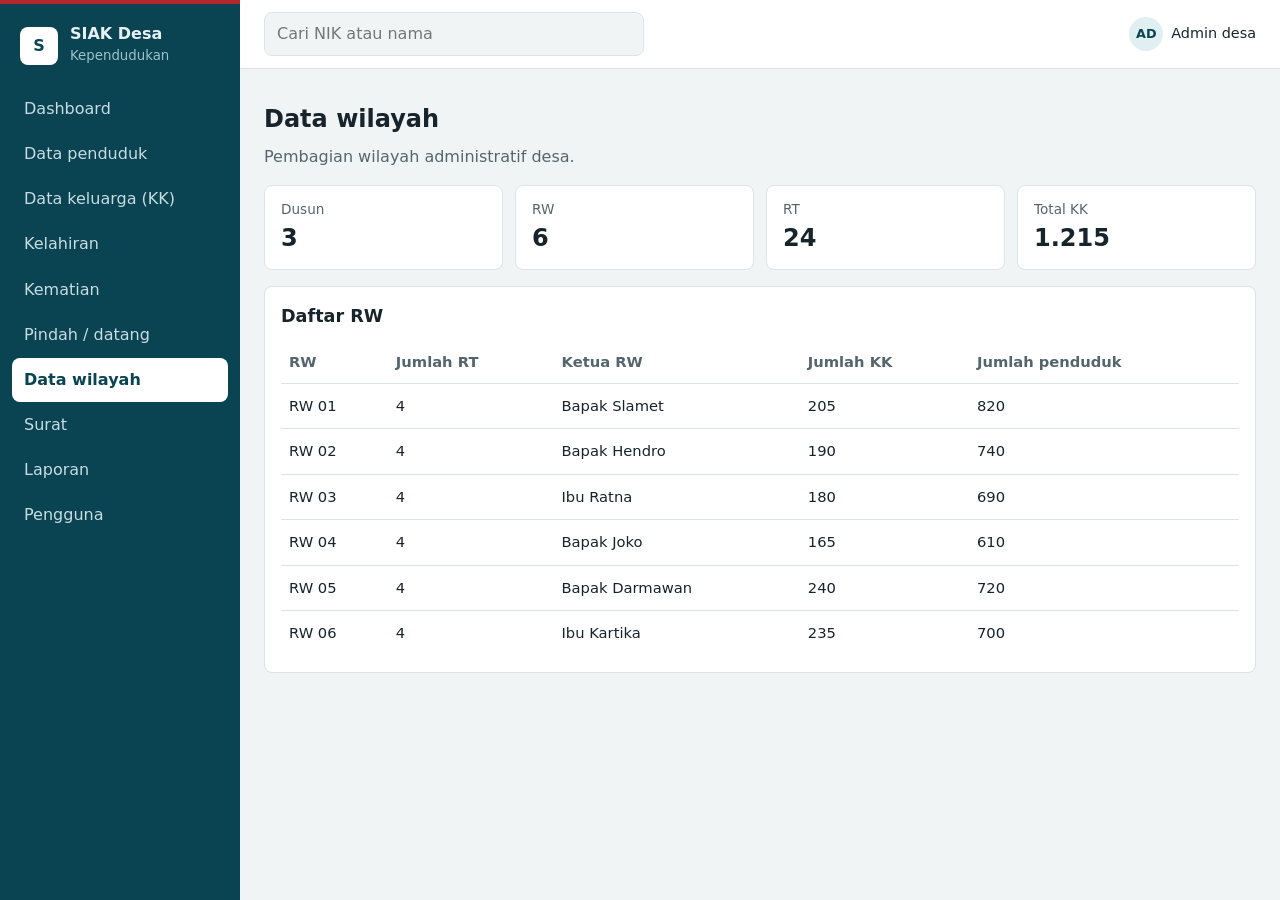
<file: wilayah.html>
<!doctype html>
<html lang="id">
  <head>
    <meta charset="UTF-8" />
    <meta name="viewport" content="width=device-width, initial-scale=1" />
    <title>Data wilayah - SIAK Desa</title>
    <link rel="stylesheet" href="style.css" />
  </head>
  <body>
    <input
      type="checkbox"
      id="menu-toggle"
      class="menu-toggle"
      aria-label="Buka menu"
    />
    <div class="app">
      <aside class="sidebar">
        <div class="brand">
          <span class="brand-mark">S</span>
          <div><strong>SIAK Desa</strong><small>Kependudukan</small></div>
        </div>
        <nav>
          <a href="index.html">Dashboard</a>
          <a href="penduduk.html">Data penduduk</a>
          <a href="keluarga.html">Data keluarga (KK)</a>
          <a href="kelahiran.html">Kelahiran</a>
          <a href="kematian.html">Kematian</a>
          <a href="pindah.html">Pindah / datang</a>
          <a href="wilayah.html" class="active" aria-current="page"
            >Data wilayah</a
          >
          <a href="surat.html">Surat</a>
          <a href="laporan.html">Laporan</a>
          <a href="pengguna.html">Pengguna</a>
        </nav>
      </aside>
      <label for="menu-toggle" class="overlay"></label>
      <div class="main">
        <header class="topbar">
          <label for="menu-toggle" class="burger" aria-label="Menu"
            ><span></span><span></span><span></span
          ></label>
          <input
            type="search"
            placeholder="Cari NIK atau nama"
            aria-label="Cari penduduk"
          />
          <div class="user">
            <span class="avatar">AD</span
            ><span class="user-name">Admin desa</span>
          </div>
        </header>
        <main class="content">
          <h1>Data wilayah</h1>
          <p class="page-sub">Pembagian wilayah administratif desa.</p>
          <section class="stats">
            <div class="stat"><span>Dusun</span><strong>3</strong></div>
            <div class="stat"><span>RW</span><strong>6</strong></div>
            <div class="stat"><span>RT</span><strong>24</strong></div>
            <div class="stat"><span>Total KK</span><strong>1.215</strong></div>
          </section>
          <section class="card">
            <div class="card-head"><h2>Daftar RW</h2></div>
            <div class="table-wrap">
              <table>
                <thead>
                  <tr>
                    <th>RW</th>
                    <th>Jumlah RT</th>
                    <th>Ketua RW</th>
                    <th>Jumlah KK</th>
                    <th>Jumlah penduduk</th>
                  </tr>
                </thead>
                <tbody>
                  <tr>
                    <td data-label="RW">RW 01</td>
                    <td data-label="Jumlah RT">4</td>
                    <td data-label="Ketua RW">Bapak Slamet</td>
                    <td data-label="Jumlah KK">205</td>
                    <td data-label="Jumlah penduduk">820</td>
                  </tr>
                  <tr>
                    <td data-label="RW">RW 02</td>
                    <td data-label="Jumlah RT">4</td>
                    <td data-label="Ketua RW">Bapak Hendro</td>
                    <td data-label="Jumlah KK">190</td>
                    <td data-label="Jumlah penduduk">740</td>
                  </tr>
                  <tr>
                    <td data-label="RW">RW 03</td>
                    <td data-label="Jumlah RT">4</td>
                    <td data-label="Ketua RW">Ibu Ratna</td>
                    <td data-label="Jumlah KK">180</td>
                    <td data-label="Jumlah penduduk">690</td>
                  </tr>
                  <tr>
                    <td data-label="RW">RW 04</td>
                    <td data-label="Jumlah RT">4</td>
                    <td data-label="Ketua RW">Bapak Joko</td>
                    <td data-label="Jumlah KK">165</td>
                    <td data-label="Jumlah penduduk">610</td>
                  </tr>
                  <tr>
                    <td data-label="RW">RW 05</td>
                    <td data-label="Jumlah RT">4</td>
                    <td data-label="Ketua RW">Bapak Darmawan</td>
                    <td data-label="Jumlah KK">240</td>
                    <td data-label="Jumlah penduduk">720</td>
                  </tr>
                  <tr>
                    <td data-label="RW">RW 06</td>
                    <td data-label="Jumlah RT">4</td>
                    <td data-label="Ketua RW">Ibu Kartika</td>
                    <td data-label="Jumlah KK">235</td>
                    <td data-label="Jumlah penduduk">700</td>
                  </tr>
                </tbody>
              </table>
            </div>
          </section>
        </main>
      </div>
    </div>
  </body>
</html>
</file>
<file: style.css>
:root {
  --ink: #17242b;
  --ink-soft: #55656d;
  --line: #dde3e6;
  --bg: #f1f4f5;
  --card: #ffffff;
  --brand: #0f5c6e;
  --brand-dark: #0a4352;
  --brand-tint: #e0eff2;
  --ok: #1d6b3a;
  --ok-tint: #e3f3e8;
  --warn: #8a5300;
  --warn-tint: #fbefd6;
  --danger: #a32d2d;
  --sidebar-w: 240px;
  --radius: 8px;
}

*,
*::before,
*::after {
  box-sizing: border-box;
}

html {
  -webkit-text-size-adjust: 100%;
}

body {
  margin: 0;
  font-family:
    system-ui,
    -apple-system,
    "Segoe UI",
    Roboto,
    sans-serif;
  font-size: 16px;
  line-height: 1.5;
  color: var(--ink);
  background: var(--bg);
}

h1 {
  font-size: 1.5rem;
  margin: 0 0 1rem;
  font-weight: 600;
}
h2 {
  font-size: 1.1rem;
  margin: 0;
  font-weight: 600;
}

a {
  color: inherit;
}

:focus-visible {
  outline: 3px solid #2b8fa6;
  outline-offset: 2px;
}

.app {
  min-height: 100vh;
}

/* Sidebar */
.sidebar {
  position: fixed;
  inset: 0 auto 0 0;
  width: var(--sidebar-w);
  background: var(--brand-dark);
  color: #e6f1f3;
  padding: 1.25rem 0.75rem;
  overflow-y: auto;
  z-index: 30;
  transform: translateX(-100%);
  transition: transform 0.25s ease;
  border-top: 4px solid #b3262e;
}

.brand {
  display: flex;
  align-items: center;
  gap: 0.75rem;
  padding: 0 0.5rem 1.25rem;
}
.brand-mark {
  width: 38px;
  height: 38px;
  display: grid;
  place-items: center;
  background: #fff;
  color: var(--brand-dark);
  font-weight: 700;
  border-radius: var(--radius);
}
.brand strong {
  display: block;
  line-height: 1.2;
}
.brand small {
  color: #9cc3cc;
}

.sidebar nav {
  display: flex;
  flex-direction: column;
  gap: 2px;
}
.sidebar nav a {
  display: block;
  padding: 0.6rem 0.75rem;
  border-radius: var(--radius);
  text-decoration: none;
  color: #c8dde2;
}
.sidebar nav a:hover {
  background: rgba(255, 255, 255, 0.08);
}
.sidebar nav a.active {
  background: #fff;
  color: var(--brand-dark);
  font-weight: 600;
}

/* Mobile menu (tanpa JavaScript) */
.menu-toggle {
  position: absolute;
  opacity: 0;
  pointer-events: none;
}
.menu-toggle:checked ~ .app .sidebar {
  transform: translateX(0);
}
.overlay {
  display: none;
}
.menu-toggle:checked ~ .app .overlay {
  display: block;
  position: fixed;
  inset: 0;
  background: rgba(10, 20, 25, 0.5);
  z-index: 20;
}
.menu-toggle:focus-visible ~ .app .burger {
  outline: 3px solid #2b8fa6;
}

/* Main */
.main {
  min-width: 0;
}

.topbar {
  position: sticky;
  top: 0;
  z-index: 10;
  display: flex;
  align-items: center;
  gap: 0.75rem;
  padding: 0.75rem 1rem;
  background: var(--card);
  border-bottom: 1px solid var(--line);
}
.topbar input[type="search"] {
  flex: 1;
  min-width: 0;
  padding: 0.55rem 0.75rem;
  border: 1px solid var(--line);
  border-radius: var(--radius);
  font: inherit;
  background: var(--bg);
}

.burger {
  display: inline-flex;
  flex-direction: column;
  gap: 4px;
  padding: 10px;
  cursor: pointer;
  border-radius: var(--radius);
}
.burger span {
  width: 20px;
  height: 2px;
  background: var(--ink);
}

.user {
  display: flex;
  align-items: center;
  gap: 0.5rem;
}
.avatar {
  width: 34px;
  height: 34px;
  border-radius: 50%;
  display: grid;
  place-items: center;
  background: var(--brand-tint);
  color: var(--brand-dark);
  font-size: 0.8rem;
  font-weight: 600;
}
.user-name {
  display: none;
  font-size: 0.9rem;
}

.content {
  padding: 1rem;
  max-width: 1200px;
  margin: 0 auto;
}

/* Stats */
.stats {
  display: grid;
  grid-template-columns: repeat(2, minmax(0, 1fr));
  gap: 0.75rem;
  margin-bottom: 1rem;
}
.stat {
  background: var(--card);
  border: 1px solid var(--line);
  border-radius: var(--radius);
  padding: 0.85rem 1rem;
}
.stat span {
  display: block;
  font-size: 0.85rem;
  color: var(--ink-soft);
}
.stat strong {
  font-size: 1.5rem;
  font-weight: 600;
}

/* Card */
.card {
  background: var(--card);
  border: 1px solid var(--line);
  border-radius: var(--radius);
  padding: 1rem;
  margin-bottom: 1rem;
}
.card-head {
  display: flex;
  flex-wrap: wrap;
  align-items: center;
  justify-content: space-between;
  gap: 0.75rem;
  margin-bottom: 0.75rem;
}

/* Button */
.btn {
  display: inline-block;
  padding: 0.55rem 1rem;
  border: 1px solid var(--brand);
  border-radius: var(--radius);
  background: var(--brand);
  color: #fff;
  font: inherit;
  font-size: 0.9rem;
  text-decoration: none;
  cursor: pointer;
}
.btn:hover {
  background: var(--brand-dark);
}
.btn.ghost {
  background: transparent;
  color: var(--brand);
}
.btn.ghost:hover {
  background: var(--brand-tint);
}

/* Tabel: jadi kartu di layar kecil */
.table-wrap {
  overflow-x: auto;
}
table {
  width: 100%;
  border-collapse: collapse;
  font-size: 0.92rem;
}
th {
  text-align: left;
  font-weight: 600;
  color: var(--ink-soft);
  padding: 0.6rem 0.5rem;
  border-bottom: 1px solid var(--line);
}
td {
  padding: 0.7rem 0.5rem;
  border-bottom: 1px solid var(--line);
}
tbody tr:last-child td {
  border-bottom: 0;
}

.badge {
  display: inline-block;
  padding: 0.1rem 0.6rem;
  border-radius: var(--radius);
  font-size: 0.8rem;
  font-weight: 500;
}
.badge.ok {
  background: var(--ok-tint);
  color: var(--ok);
}
.badge.warn {
  background: var(--warn-tint);
  color: var(--warn);
}

.actions {
  display: flex;
  gap: 0.75rem;
}
.actions a {
  color: var(--brand);
  font-size: 0.9rem;
}
.actions a.danger {
  color: var(--danger);
}

@media (max-width: 639px) {
  thead {
    position: absolute;
    width: 1px;
    height: 1px;
    overflow: hidden;
    clip: rect(0 0 0 0);
  }
  table,
  tbody,
  tr,
  td {
    display: block;
    width: 100%;
  }
  tr {
    border: 1px solid var(--line);
    border-radius: var(--radius);
    margin-bottom: 0.75rem;
    padding: 0.25rem 0.75rem;
  }
  td {
    display: flex;
    justify-content: space-between;
    align-items: center;
    gap: 1rem;
    padding: 0.5rem 0;
    border-bottom: 1px solid var(--line);
  }
  tr td:last-child {
    border-bottom: 0;
  }
  td::before {
    content: attr(data-label);
    color: var(--ink-soft);
    font-size: 0.85rem;
  }
}

/* Form */
.form {
  display: grid;
  grid-template-columns: 1fr;
  gap: 0.9rem;
  margin-top: 0.9rem;
}
.form label {
  display: flex;
  flex-direction: column;
  gap: 0.3rem;
  font-size: 0.9rem;
  font-weight: 500;
}
.form input,
.form select,
.form textarea {
  padding: 0.55rem 0.7rem;
  border: 1px solid #b9c4c9;
  border-radius: var(--radius);
  font: inherit;
  font-weight: 400;
  background: #fff;
  color: var(--ink);
  width: 100%;
}
.form-actions {
  display: flex;
  flex-wrap: wrap;
  gap: 0.6rem;
}

/* Tablet */
@media (min-width: 640px) {
  .content {
    padding: 1.5rem;
  }
  .stats {
    grid-template-columns: repeat(4, minmax(0, 1fr));
  }
  .user-name {
    display: inline;
  }
  .form {
    grid-template-columns: repeat(2, minmax(0, 1fr));
  }
  .form .wide {
    grid-column: 1 / -1;
  }
}

/* Desktop: sidebar tetap tampil */
@media (min-width: 1024px) {
  .sidebar {
    transform: none;
  }
  .main {
    margin-left: var(--sidebar-w);
  }
  .burger {
    display: none;
  }
  .menu-toggle:checked ~ .app .overlay {
    display: none;
  }
  .topbar {
    padding: 0.75rem 1.5rem;
  }
  .topbar input[type="search"] {
    max-width: 380px;
  }
  .user {
    margin-left: auto;
  }
  .content {
    padding: 2rem 1.5rem;
  }
  .form {
    grid-template-columns: repeat(3, minmax(0, 1fr));
  }
}

@media (prefers-reduced-motion: reduce) {
  .sidebar {
    transition: none;
  }
}

/* Halaman menu: tambahan */
.page-sub {
  margin: -0.5rem 0 1rem;
  color: var(--ink-soft);
}

.badge.bad {
  background: #f8e3e3;
  color: var(--danger);
}
.badge.info {
  background: var(--brand-tint);
  color: var(--brand-dark);
}

.toolbar {
  display: flex;
  flex-wrap: wrap;
  gap: 0.6rem;
  margin-bottom: 0.9rem;
}
.toolbar input,
.toolbar select {
  flex: 1 1 180px;
  min-width: 0;
  padding: 0.55rem 0.7rem;
  border: 1px solid #b9c4c9;
  border-radius: var(--radius);
  font: inherit;
  background: #fff;
  color: var(--ink);
}

.pager {
  display: flex;
  flex-wrap: wrap;
  align-items: center;
  justify-content: space-between;
  gap: 0.75rem;
  margin-top: 0.9rem;
  font-size: 0.9rem;
  color: var(--ink-soft);
}
.pager .pages {
  display: flex;
  gap: 0.4rem;
}
.pager .pages a {
  padding: 0.3rem 0.7rem;
  border: 1px solid var(--line);
  border-radius: var(--radius);
  text-decoration: none;
  color: var(--ink);
}
.pager .pages a.current {
  background: var(--brand);
  border-color: var(--brand);
  color: #fff;
}

.card .stats {
  margin-bottom: 0;
}

.bars {
  display: grid;
  gap: 0.75rem;
}
.bar-row {
  display: grid;
  grid-template-columns: 4.5rem minmax(0, 1fr) 3.5rem;
  align-items: center;
  gap: 0.6rem;
  font-size: 0.9rem;
}
.bar {
  height: 14px;
  background: var(--brand-tint);
  border-radius: 999px;
  overflow: hidden;
}
.bar i {
  display: block;
  height: 100%;
  background: var(--brand);
  border-radius: 999px;
}
.bar-row strong {
  text-align: right;
  font-weight: 600;
}
</file>
